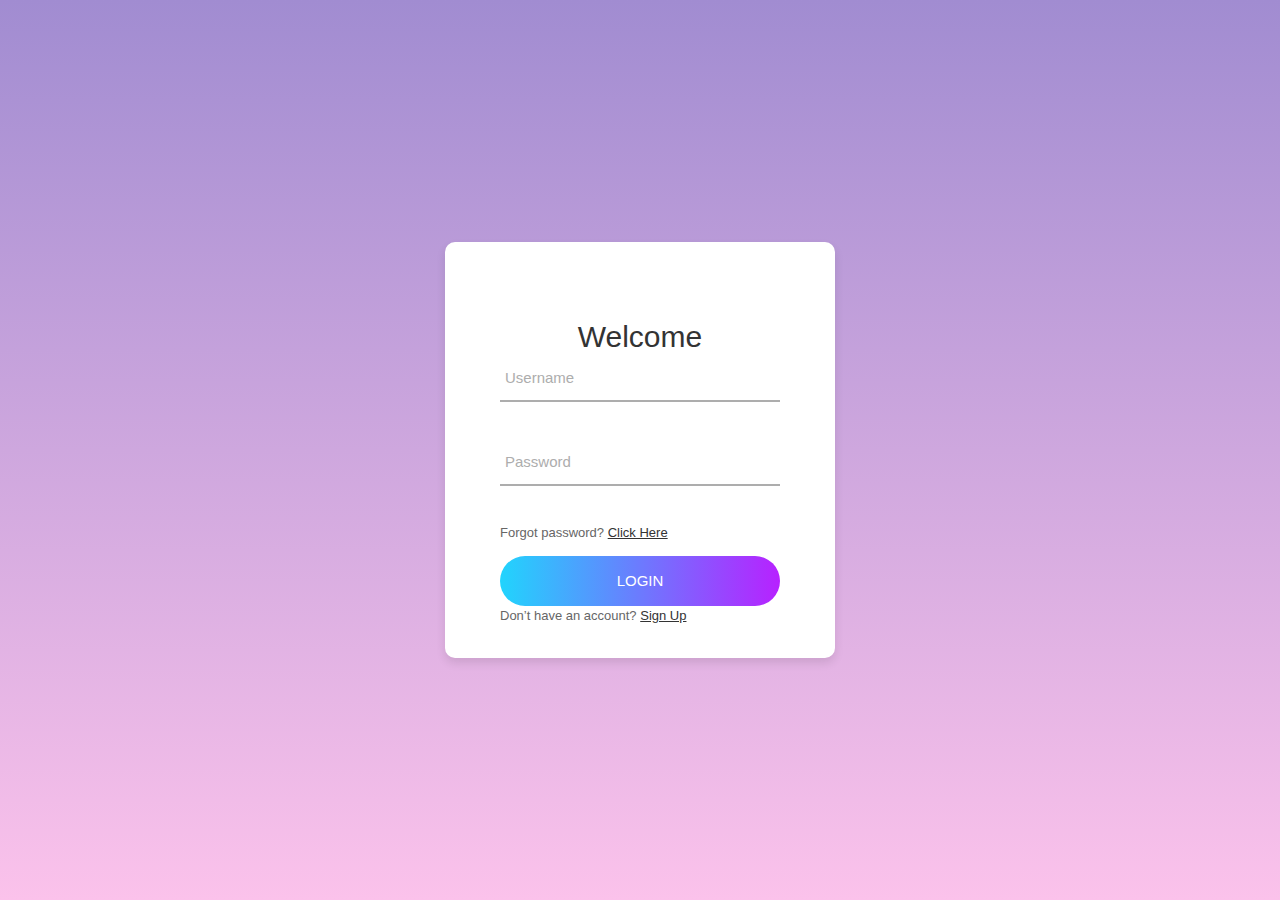
<file: index.html>
<!DOCTYPE html>
<!--
To change this license header, choose License Headers in Project Properties.
To change this template file, choose Tools | Templates
and open the template in the editor.
-->
<html>
    <head>
        <title>Login Page</title>
        <meta charset="UTF-8">
        <meta name="viewport" content="width=device-width, initial-scale=1.0">
        <link rel="stylesheet" type="text/css" href="css/login_css.css">
        <script src="js/login.js"></script>
        <script src="/js/bootstrap.min.js"></script>
    </head>
    <body>

        <div class="limiter">
            <div class="container-login100">
                <div class="wrap-login100">
                    <form class="login100-form validate-form" id="loginForm" onsubmit="redirectLogin(this)" method="GET">
                        <span class="login100-form-title p-b-26">
                            Welcome
                        </span>
                        <span class="login100-form-title p-b-48">
                            <i class="zmdi zmdi-font"></i>
                        </span>

                        <div class="wrap-input100 validate-input">
                            <input class="input100" type="text" name="username" placeholder="Username" required>
                        </div>

                        <div class="wrap-input100 validate-input">
                            <input class="input100" type="password" name="pass" placeholder="Password" required>
                        </div>

                        <div class="text-center p-t-115">
                            <span class="txt1">
                                Forgot password?
                            </span>

                            <a class="txt2" href="#">
                                Click Here
                            </a>
                        </div>
                        
                        <div class="container-login100-form-btn">
                            <div class="wrap-login100-form-btn">
                                <div class="login100-form-bgbtn"></div>
                                <button class="login100-form-btn" >
                                    Login
                                </button>
                            </div>
                        </div>

                        <div class="text-center p-t-115">
                            <span class="txt1">
                                Don’t have an account?
                            </span>

                            <a class="txt2" href="signup.html">
                                Sign Up
                            </a>
                        </div>
                    </form>
                </div>
            </div>
        </div>
    </body>
</html>
</file>
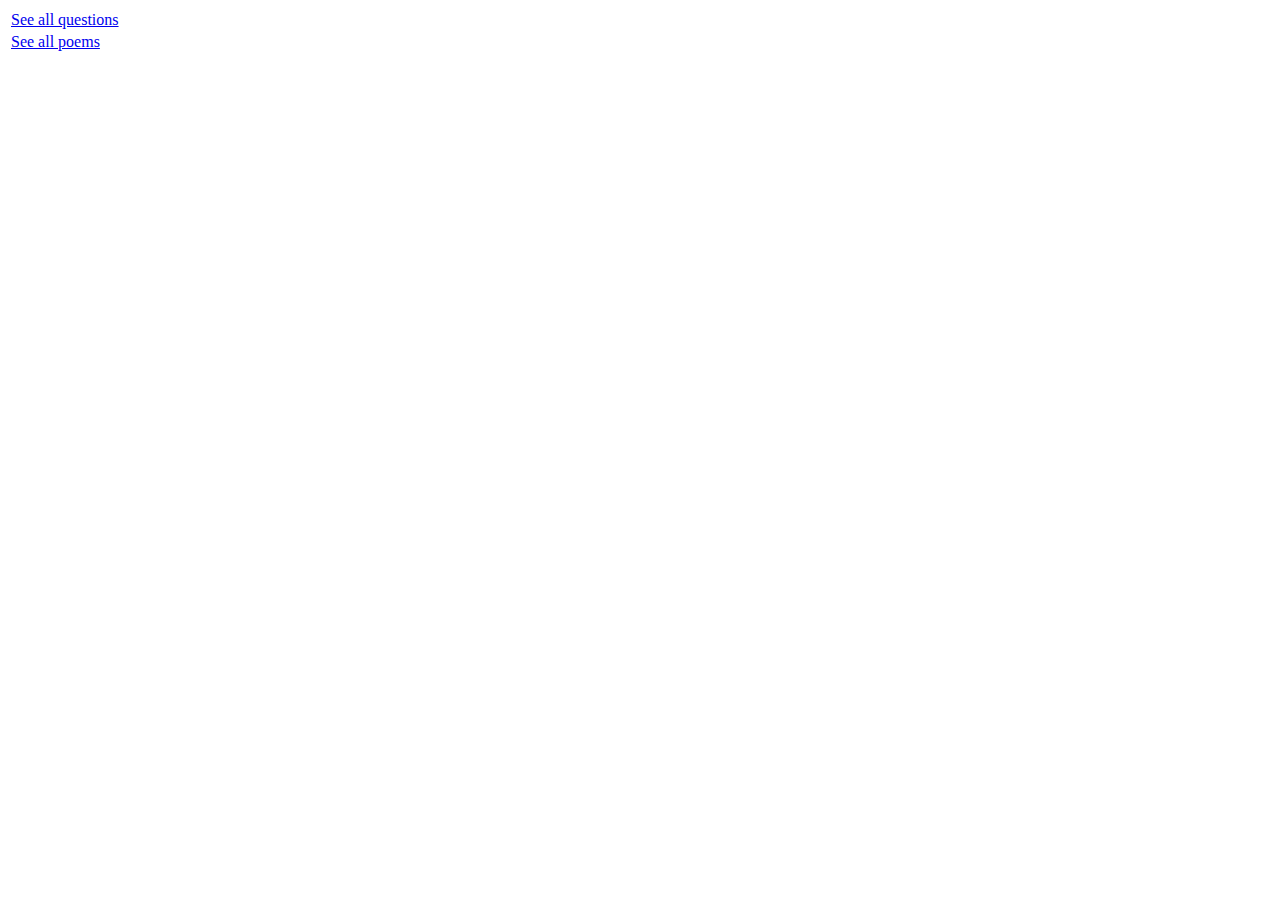
<file: admin_home.html>
<!DOCTYPE html>
<!--
To change this license header, choose License Headers in Project Properties.
To change this template file, choose Tools | Templates
and open the template in the editor.
-->
<html>
    <head>
        <title>Admin_Home</title>
        <meta charset="UTF-8">
        <meta name="viewport" content="width=device-width, initial-scale=1.0">
    </head>
    <body>
        <table>
            <tr>
                <td>
                    <a href="demo_question.html">See all questions</a>
                </td>
            </tr>
            <tr>
                <td>
                    <a href="demo_poem.html">See all poems</a>
                </td>
            </tr>
        </table>
    </body>
</html>
</file>
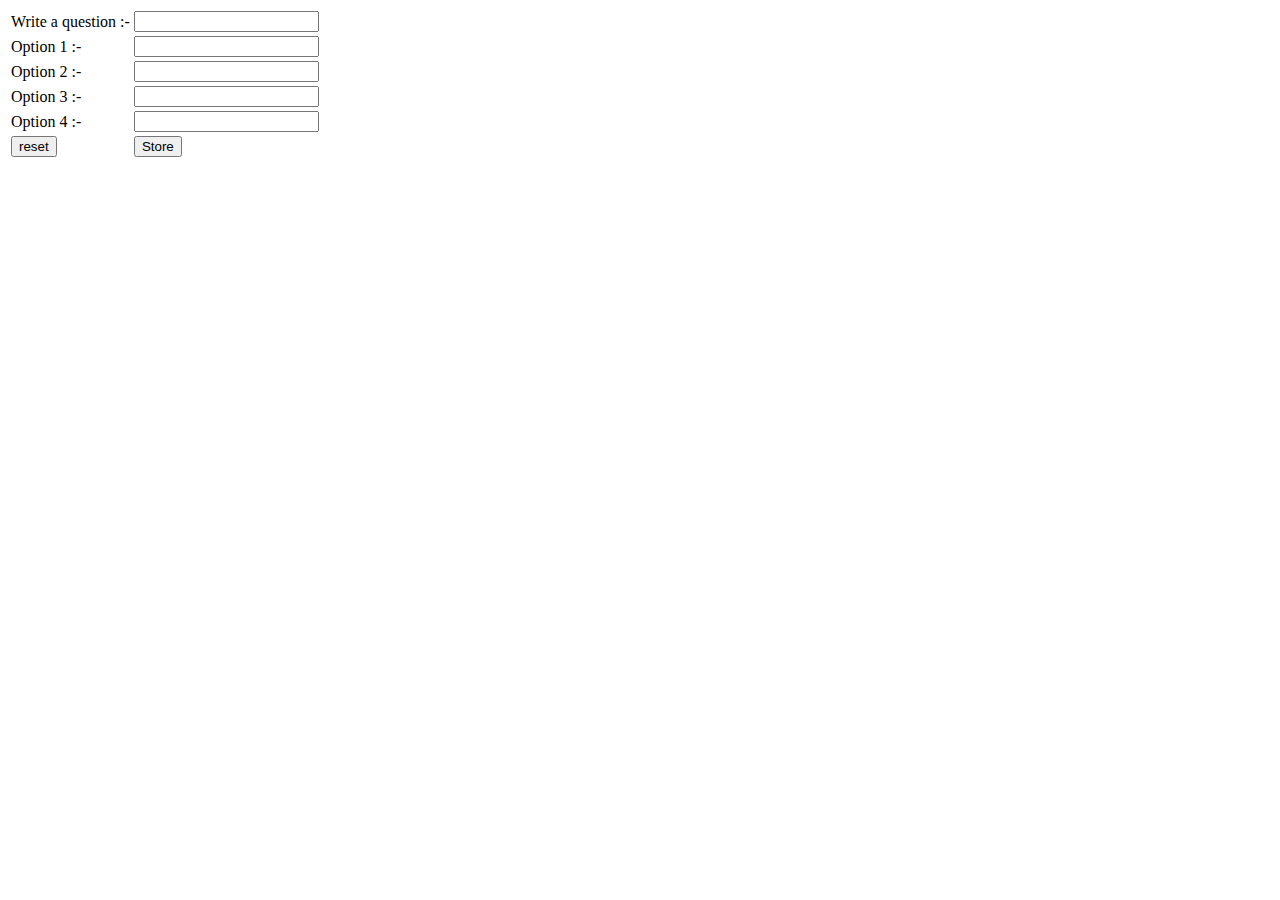
<file: ask.html>
<!DOCTYPE html>
<!--
To change this license header, choose License Headers in Project Properties.
To change this template file, choose Tools | Templates
and open the template in the editor.
-->
<html>
    <head>
        <title>Ask Question</title>
        <meta charset="UTF-8">
        <meta name="viewport" content="width=device-width, initial-scale=1.0">
    </head>
    <body>
        <form action="#" method="POST">
            <table>
                <tr>
                    <td>
                        Write a question :- 
                    </td>
                    <td>
                        <input type="text" name="question">
                    </td>
                </tr>
                <tr>
                    <td>
                        Option 1 :- 
                    </td>
                    <td>
                        <input type="text" name="option1">
                    </td>
                </tr>
                <tr>
                    <td>
                        Option 2 :- 
                    </td>
                    <td>
                        <input type="text" name="option2">
                    </td>
                </tr>
                <tr>
                    <td>
                        Option 3 :- 
                    </td>
                    <td>
                        <input type="text" name="option3">
                    </td>
                </tr>
                <tr>
                    <td>
                        Option 4 :- 
                    </td>
                    <td>
                        <input type="text" name="option4">
                    </td>
                </tr>
                <tr>
                    <td>
                        <input type="reset" value="reset">
                    </td>
                    <td>
                        <input type="submit" value="Store">
                    </td>
                </tr>
            </table>
        </form>
    </body>
</html>
</file>
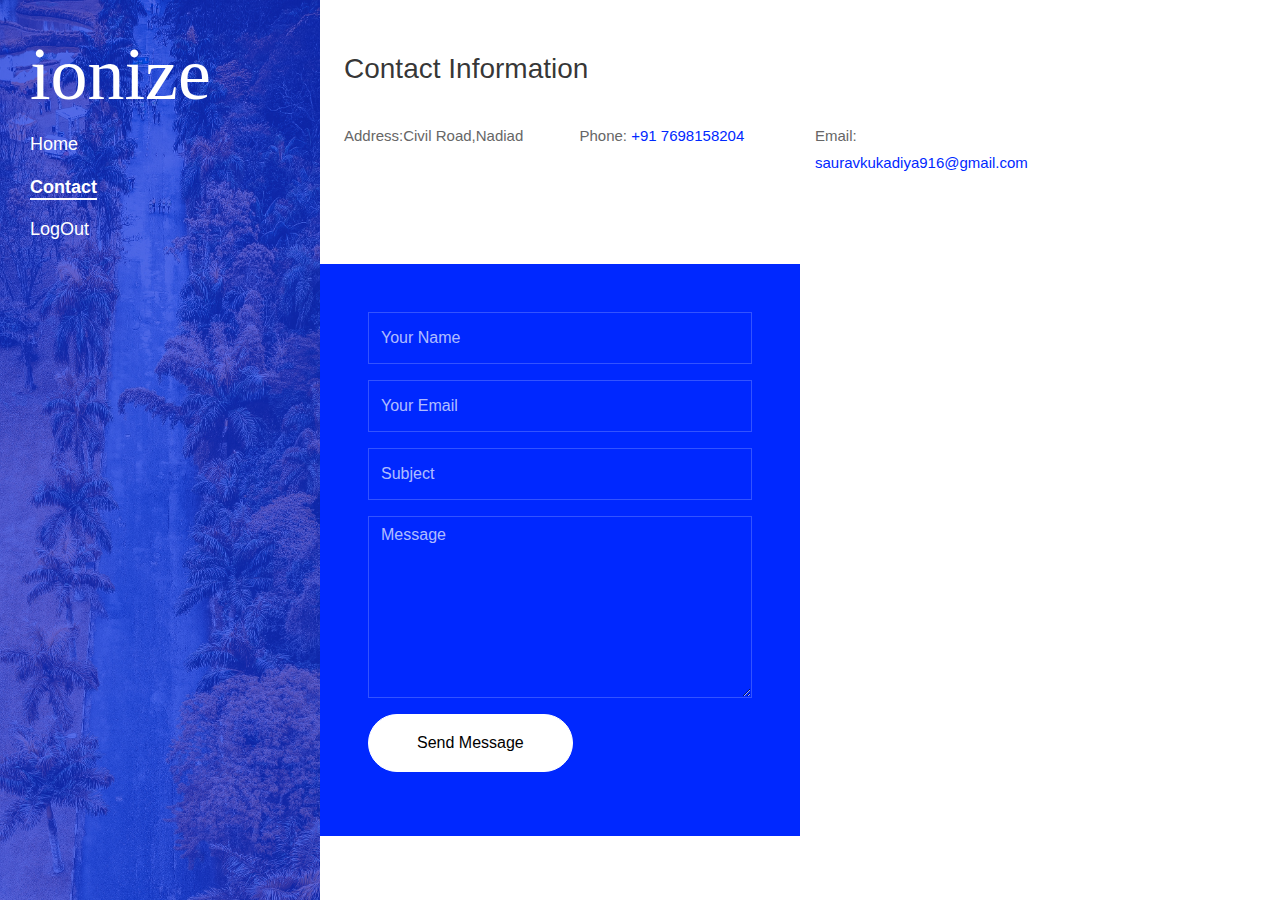
<file: contactPage.html>
<!DOCTYPE html>
<html lang="en">

<head>
	<title>Contact Page</title>
	<meta charset="utf-8">
	<meta name="viewport" content="width=device-width, initial-scale=1, shrink-to-fit=no">

	<link rel="stylesheet" href="css/animate.css">

	<link rel="stylesheet" href="css/owl.carousel.min.css">
	<link rel="stylesheet" href="css/owl.theme.default.min.css">
	<link rel="stylesheet" href="css/magnific-popup.css">

	<link rel="stylesheet" href="css/aos.css">

	<link rel="stylesheet" href="css/ionicons.min.css">

	<link rel="stylesheet" href="css/bootstrap-datepicker.css">
	<link rel="stylesheet" href="css/jquery.timepicker.css">


	<link rel="stylesheet" href="css/flaticon.css">
	<link rel="stylesheet" href="css/icomoon.css">
	<link rel="stylesheet" href="css/style.css">
</head>

<body>

	<div id="colorlib-page">
		<a href="#" class="js-colorlib-nav-toggle colorlib-nav-toggle"><i></i></a>
		<aside id="colorlib-aside" role="complementary" class="js-fullheight img"
			style="background-image: url(images/sidebar-bg.jpg);">
			<h1 id="colorlib-logo" class="mb-4"><a href="index.html">ionize</a></h1>
			<nav id="colorlib-main-menu" role="navigation">
				<ul>
                                    <li><a href="home.html">Home</a></li>
                                    <li class="colorlib-active"><a href="contact.html">Contact</a></li>
                                    <li><a href="#">LogOut</a></li>
				</ul>
			</nav>


		</aside> <!-- END COLORLIB-ASIDE -->
		<div id="colorlib-main">
			<section class="ftco-section ftco-no-pt ftco-no-pb">
				<div class="container px-0">
					<div class="row no-gutters block-9">
						<div class="col-lg-6 order-md-last">
							<form action="#" class="bg-primary p-5 contact-form">
								<div class="form-group">
									<input type="text" class="form-control" placeholder="Your Name">
								</div>
								<div class="form-group">
									<input type="text" class="form-control" placeholder="Your Email">
								</div>
								<div class="form-group">
									<input type="text" class="form-control" placeholder="Subject">
								</div>
								<div class="form-group">
									<textarea name="" id="" cols="30" rows="7" class="form-control"
										placeholder="Message"></textarea>
								</div>
								<div class="form-group">
									<input type="submit" value="Send Message" class="btn btn-white py-3 px-5">
								</div>
							</form>

						</div>


						<div class="row d-flex mb-5 px-4 px-md-4 contact-info mt-5">
							<div class="col-md-12 mb-4">
								<h2 class="h3">Contact Information</h2>
							</div>
							<div class="w-100"></div>
							<div class="col-lg-6 col-xl-3 mb-4">
								<div class="info">
									<p><span>Address:</span>Civil Road,Nadiad</p>
								</div>
							</div>
							<div class="col-lg-6 col-xl-3 mb-4">
								<div class="info">
									<p><span>Phone:</span> <a href="tel://1234567920">+91 7698158204</a></p>
								</div>
							</div>
							<div class="col-lg-6 col-xl-3 mb-4">
								<div class="info">
									<p><span>Email:</span> <a
											href="mailto:sauravkukadiya916@gmail.com">sauravkukadiya916@gmail.com</a>
									</p>
								</div>
							</div>
						</div>
					</div>
			</section>
		</div><!-- END COLORLIB-MAIN -->
	</div><!-- END COLORLIB-PAGE -->

	<!-- loader -->
	<div id="ftco-loader" class="show fullscreen"><svg class="circular" width="48px" height="48px">
			<circle class="path-bg" cx="24" cy="24" r="22" fill="none" stroke-width="4" stroke="#eeeeee" />
			<circle class="path" cx="24" cy="24" r="22" fill="none" stroke-width="4" stroke-miterlimit="10"
				stroke="#F96D00" /></svg></div>


	<script src="js/jquery.min.js"></script>
	<script src="js/jquery-migrate-3.0.1.min.js"></script>
	<script src="js/popper.min.js"></script>
	<script src="js/bootstrap.min.js"></script>
	<script src="js/jquery.easing.1.3.js"></script>
	<script src="js/jquery.waypoints.min.js"></script>
	<script src="js/jquery.stellar.min.js"></script>
	<script src="js/owl.carousel.min.js"></script>
	<script src="js/jquery.magnific-popup.min.js"></script>
	<script src="js/aos.js"></script>
	<script src="js/jquery.animateNumber.min.js"></script>
	<script src="js/scrollax.min.js"></script>
	<script src="js/main.js"></script>

</body>

</html>
</file>
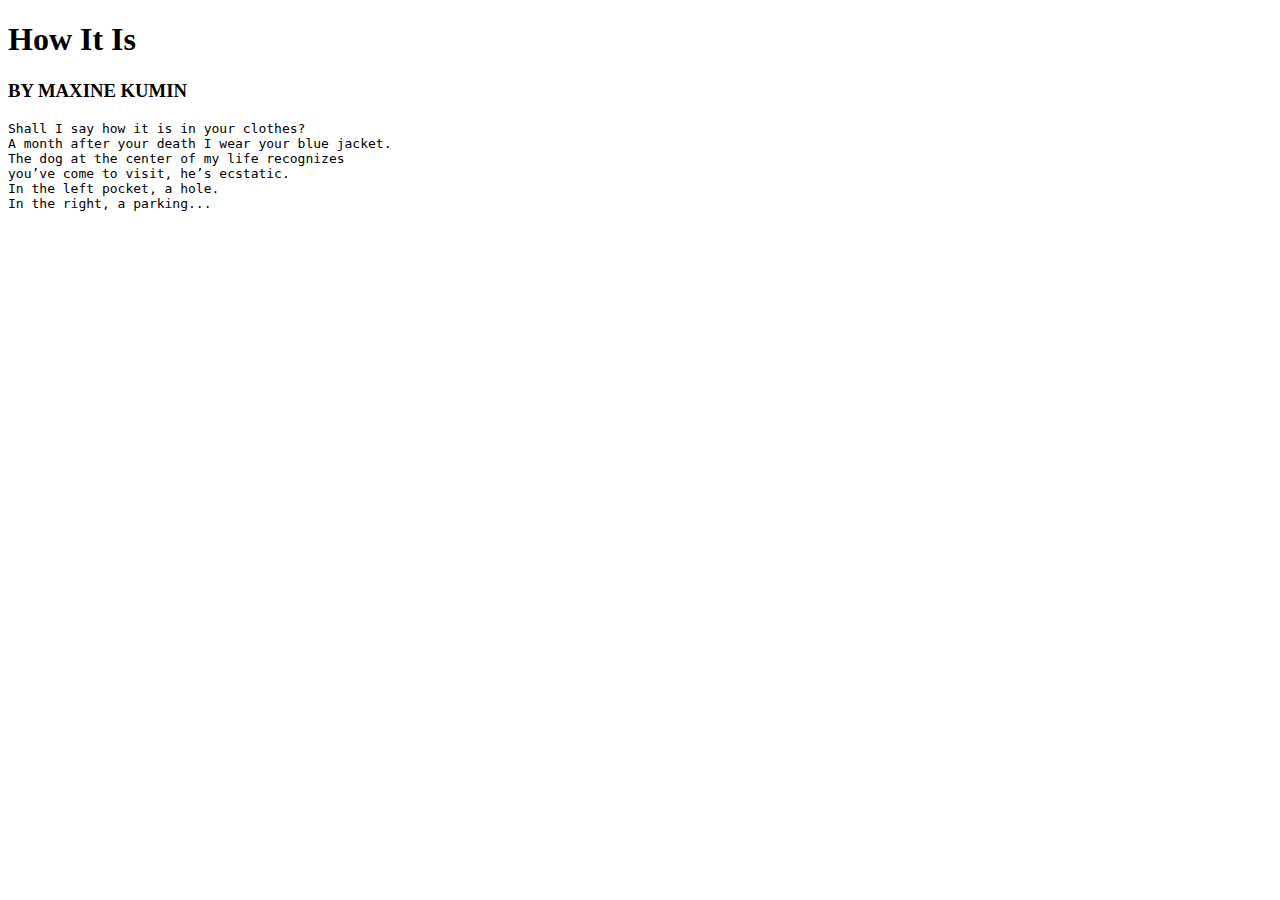
<file: demo_poem.html>
<!DOCTYPE html>
<!--
To change this license header, choose License Headers in Project Properties.
To change this template file, choose Tools | Templates
and open the template in the editor.
-->
<html>
    <head>
        <title>TODO supply a title</title>
        <meta charset="UTF-8">
        <meta name="viewport" content="width=device-width, initial-scale=1.0">
    </head>
    <body>
        <h1>
            How It Is
        </h1>
        <h3>
            BY MAXINE KUMIN
        </h3>
        <pre>
Shall I say how it is in your clothes?
A month after your death I wear your blue jacket.   
The dog at the center of my life recognizes   
you’ve come to visit, he’s ecstatic.
In the left pocket, a hole.
In the right, a parking...
        </pre>
    </body>
</html>
</file>
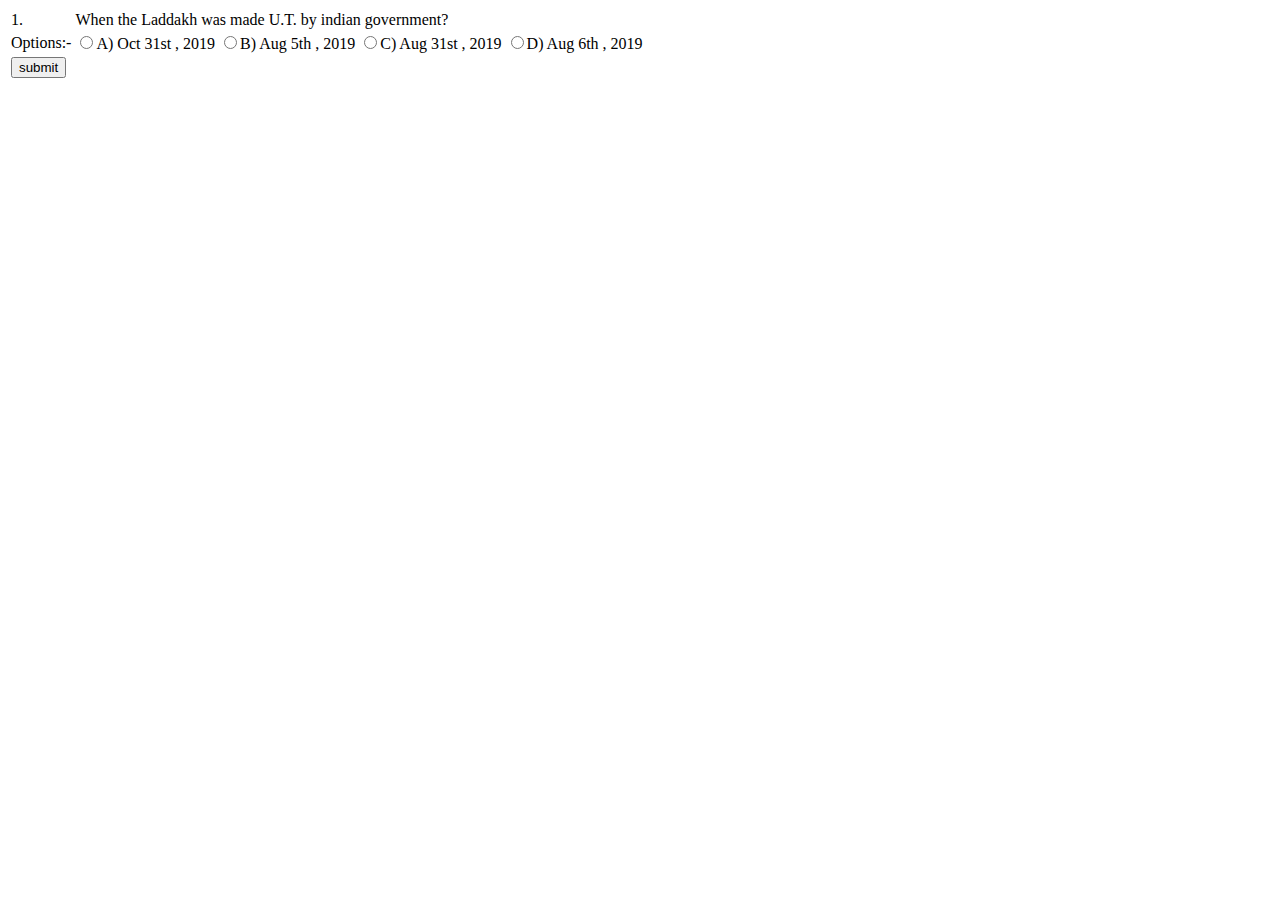
<file: demo_question.html>
<!DOCTYPE html>
<!--
To change this license header, choose License Headers in Project Properties.
To change this template file, choose Tools | Templates
and open the template in the editor.
-->
<html>
    <head>
        <title>Demo Question</title>
        <meta charset="UTF-8">
        <meta name="viewport" content="width=device-width, initial-scale=1.0">
    </head>
    <body>
        <form>
            <table>
                <tr>
                    <td>
                        1.
                    </td>
                    <td colspan="4">
                        When the Laddakh was made U.T. by indian government?
                    </td>
                </tr>
                <tr>
                    <td>
                        Options:-
                    </td>
                    <td>
                        <input type="radio" name="answer">A) Oct 31st , 2019
                    </td>
                    <td>
                        <input type="radio" name="answer">B) Aug 5th , 2019
                    </td>
                    <td>
                        <input type="radio" name="answer">C) Aug 31st , 2019
                    </td>
                    <td>
                        <input type="radio" name="answer">D) Aug 6th , 2019
                    </td>
                </tr>
                <tr>
                    <td colspan="6">
                        <input type="submit" value="submit">
                    </td>
                </tr>
            </table>
        </form>
    </body>
</html>
</file>
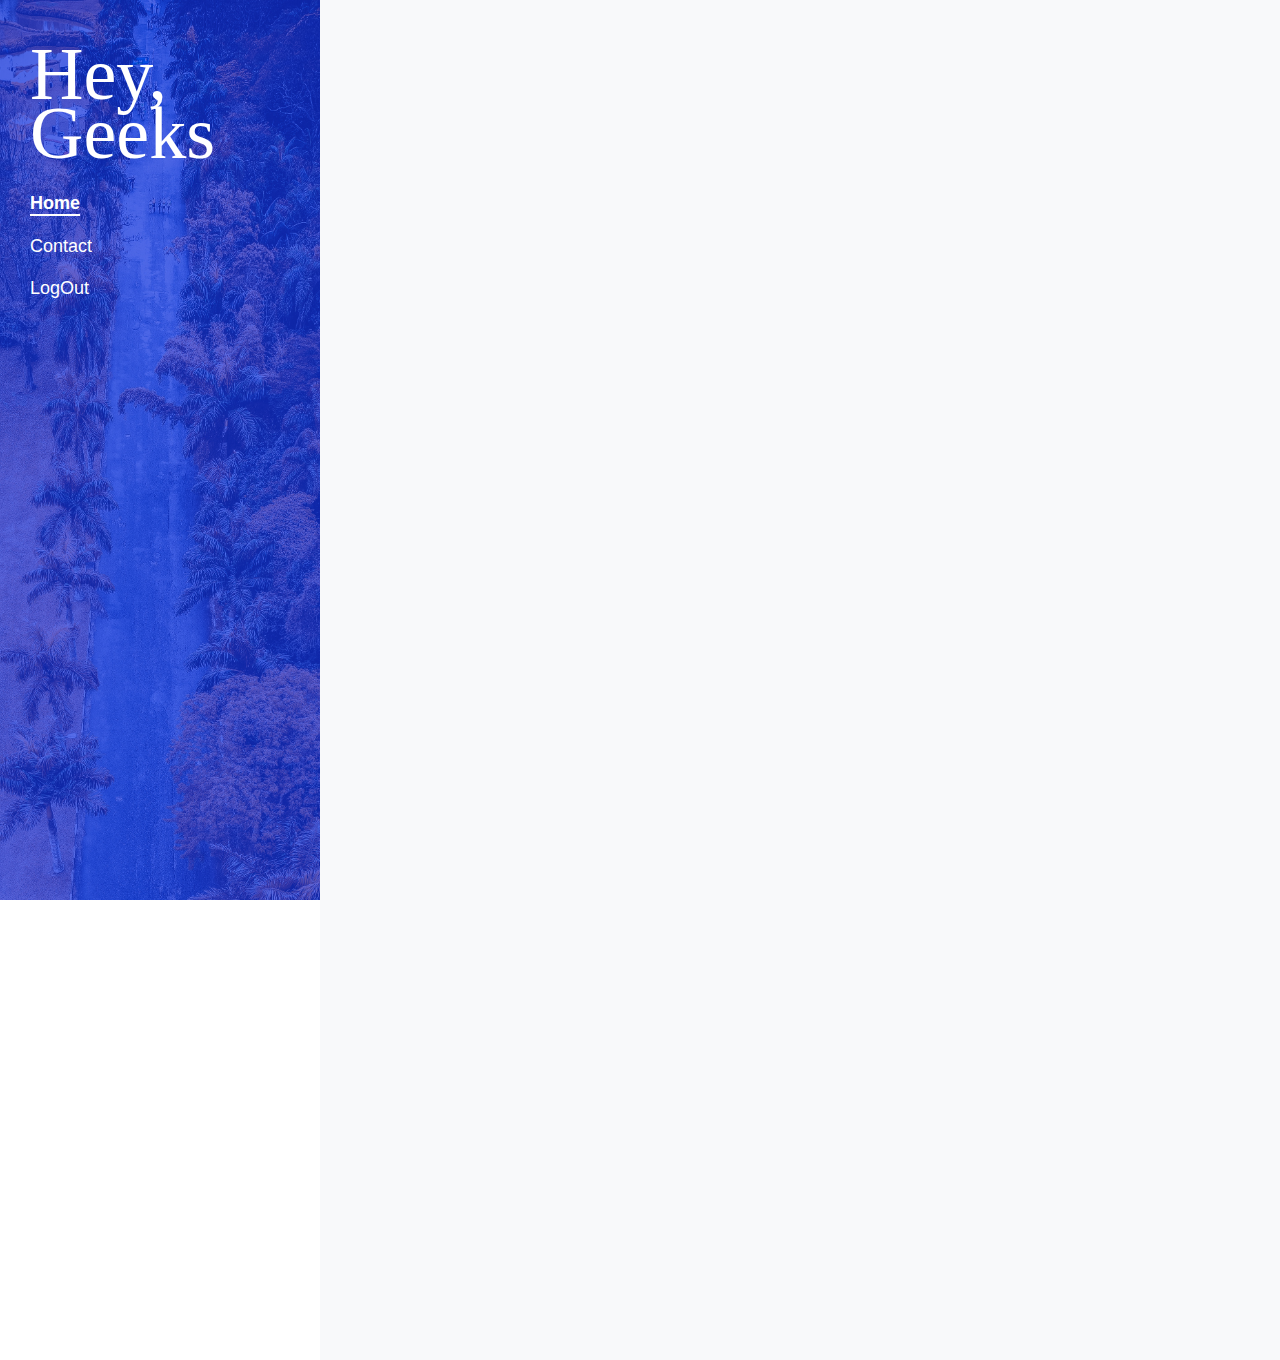
<file: home.html>
<!DOCTYPE html>
<html lang="en">

    <head>
        <title>Home Page</title>
        <meta charset="utf-8">
        <meta name="viewport" content="width=device-width, initial-scale=1, shrink-to-fit=no">

        <link rel="stylesheet" href="css/animate.css">

        <link rel="stylesheet" href="css/owl.carousel.min.css">
        <link rel="stylesheet" href="css/owl.theme.default.min.css">
        <link rel="stylesheet" href="css/magnific-popup.css">

        <link rel="stylesheet" href="css/aos.css">

        <link rel="stylesheet" href="css/ionicons.min.css">

        <link rel="stylesheet" href="css/bootstrap-datepicker.css">
        <link rel="stylesheet" href="css/jquery.timepicker.css">

        <link rel="stylesheet" href="css/flaticon.css">
        <link rel="stylesheet" href="css/icomoon.css">
        <link rel="stylesheet" href="css/style.css">
    </head>

    <body>

        <div id="colorlib-page">
            <a href="#" class="js-colorlib-nav-toggle colorlib-nav-toggle"><i></i></a>
            <aside id="colorlib-aside" role="complementary" class="js-fullheight img"
                   style="background-image: url(images/sidebar-bg.jpg);">
                <h1 id="colorlib-logo" class="mb-4"><a href="index.html">Hey, Geeks</a></h1>
                <nav id="colorlib-main-menu" role="navigation">
                    <ul>
                        <li class="colorlib-active"><a href="index.html">Home</a></li>
                        <li><a href="contactPage.html">Contact</a></li>
                        <li><a href="#">LogOut</a></li>
                    </ul>
                </nav>


            </aside> 
            <div id="colorlib-main">
                <section class="ftco-section ftco-no-pt ftco-no-pb bg-light">
                    <div class="container px-0">
                        <div class="row no-gutters">
                            <div class="col-md-4 d-flex">
                                <div class="blog-entry ftco-animate ">
                                    <div class="carousel-blog owl-carousel">
                                        <div class="item">
                                            <a href="ask.html" class="img"
                                               style="background-image: url(images/img1.jpg);"></a>
                                        </div>
                                    </div>
                                    <div class="text p-4">
                                        <h3 class="mb-2"><a href="ask.html">Ask a question</a></h3>
                                        <p class="mb-4">Ask a question to public.</p>
                                    </div>
                                </div>
                            </div>

                            <div class="col-md-8 d-flex">
                                <div class="row">
                                    <div class="col-md-12">
                                        <div class="blog-entry ftco-animate d-md-flex align-items-center">
                                            <a href="demo_question.html"
                                               class="img img-2 d-flex align-items-center justify-content-center"
                                               style="background-image: url(images/img2.jpg);">

                                            </a>
                                            <div class="text text-2 p-4">
                                                <h3 class="mb-2"><a href="demo_question.html">Answer the questions</a></h3>
                                                <p class="mb-4">Answer the question asked by people.
                                                </p>
                                            </div>
                                        </div>
                                    </div>
                                    <div class="col-md-12">
                                        <div class="blog-entry ftco-animate d-md-flex align-items-center">
                                            <a href="demo_question.html" class="img img-2 order-md-last"
                                               style="background-image: url(images/img3.png);"></a>
                                            <div class="text text-2 text-md-right p-4">
                                                <h3 class="mb-2"><a href="demo_question.html">Start a quiz</a></h3>
                                                <p class="mb-4">Start a quiz and test your knowledge.</p>
                                            </div>
                                        </div>
                                    </div>
                                </div>
                            </div>

                            <div class="col-md-4 d-flex">
                                <div class="blog-entry ftco-animate">
                                    <a href="userprofile.html" class="img"
                                       style="background-image: url(images/img4.png);"></a>
                                    <div class="text p-4">
                                        <h3 class="mb-2"><a href="userprofile.html">Profile</a></h3>
                                        <p class="mb-4">See your profile.</p>
                                    </div>
                                </div>
                            </div>

                            <div class="col-md-8 d-flex">
                                <div class="row">
                                    <div class="col-md-12">
                                        <div class="blog-entry ftco-animate d-md-flex align-items-center">
                                            <a href="Write_Poem.html" class="img img-2"
                                               style="background-image: url(images/img5.jpeg);"></a>
                                            <div class="text text-2 p-4">
                                                <h3 class="mb-2"><a href="Write_Poem.html">Write a poem</a></h3>
                                                <p class="mb-4">Express your feelings with limited lines.</p>
                                            </div>
                                        </div>
                                    </div>
                                    <div class="col-md-12">
                                        <div class="blog-entry ftco-animate d-md-flex align-items-center">
                                            <a href="demo_poem.html" class="img img-2 order-md-last"
                                               style="background-image: url(images/img6.png);"></a>
                                            <div class="text text-2 p-4 text-md-right">
                                                <h3 class="mb-2"><a href="demo_poem.html">Poetry</a></h3>
                                                <p class="mb-4">Feel the lines expressed by people.</p>
                                            </div>
                                        </div>
                                    </div>
                                </div>
                            </div>

                        </div>
                    </div>
                </section>
            </div>
        </div>


        <div id="ftco-loader" class="show fullscreen"><svg class="circular" width="48px" height="48px">
            <circle class="path-bg" cx="24" cy="24" r="22" fill="none" stroke-width="4" stroke="#eeeeee" />
            <circle class="path" cx="24" cy="24" r="22" fill="none" stroke-width="4" stroke-miterlimit="10"
                    stroke="#F96D00" /></svg></div>


        <script src="js/jquery.min.js"></script>
        <script src="js/jquery-migrate-3.0.1.min.js"></script>
        <script src="js/popper.min.js"></script>
        <script src="js/bootstrap.min.js"></script>
        <script src="js/jquery.easing.1.3.js"></script>
        <script src="js/jquery.waypoints.min.js"></script>
        <script src="js/jquery.stellar.min.js"></script>
        <script src="js/owl.carousel.min.js"></script>
        <script src="js/jquery.magnific-popup.min.js"></script>
        <script src="js/aos.js"></script>
        <script src="js/jquery.animateNumber.min.js"></script>
        <script src="js/scrollax.min.js"></script>
        <script src="js/main.js"></script>

    </body>

</html>
</file>
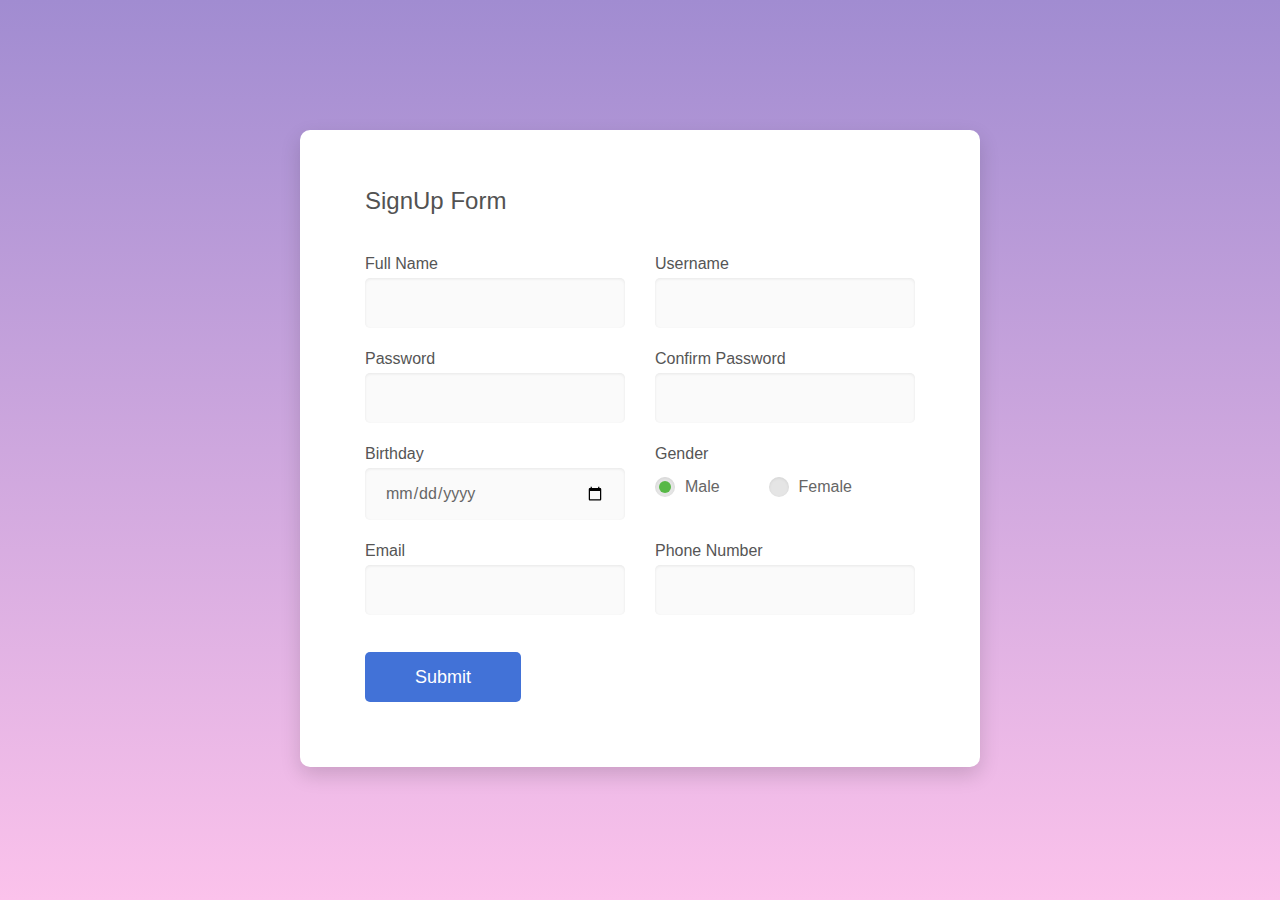
<file: signup.html>
<!DOCTYPE html>
<html>
    <head>
        <script src="js/passwdval.js" ></script>
        <title>
            Registration Form
        </title>
        <link rel="stylesheet" href="css/signin_css.css">
    </head>
    <body>
        <div class="page-wrapper bg-gra-02 p-t-130 p-b-100 font-poppins">
            <div class="wrapper wrapper--w680">
                <div class="card card-4">
                    <div class="card-body">
                        <h2 class="title">SignUp Form</h2>
                        <form id="fm" onsubmit="checkPassword(this)">
                            <div class="row row-space">
                                <div class="col-2">
                                    <div class="input-group">
                                        <label class="label">Full Name</label>
                                        <input class="input--style-4" type="text" name="name" maxlength="30" required autofocus>
                                    </div>
                                </div>
                                <div class="col-2">
                                    <div class="input-group">
                                        <label class="label">Username</label>
                                        <input class="input--style-4" type="text" name="username" minlength="5" maxlength="20" required>
                                    </div>
                                </div>
                            </div>
                            <div class="row row-space">
                                <div class="col-2">
                                    <div class="input-group">
                                        <label class="label">Password</label>
                                        <input class="input--style-4" type="password" name="passwd" maxlength="15" required>
                                    </div>
                                </div>
                                <div class="col-2">
                                    <div class="input-group">
                                        <label class="label">Confirm password</label>
                                        <input class="input--style-4" type="password" name="nwpasswd" maxlength="15" required>
                                    </div>
                                </div>
                            </div>
                            <div class="row row-space">
                                <div class="col-2">
                                    <div class="input-group">
                                        <label class="label">Birthday</label>
                                        <div class="input-group-icon">
                                            <input class="input--style-4" type="date" name="birthday" required>
                                            <i class="zmdi zmdi-calendar-note input-icon js-btn-calendar"></i>
                                        </div>
                                    </div>
                                </div>
                                <div class="col-2">
                                    <div class="input-group">
                                        <label class="label">Gender</label>
                                        <div class="p-t-10">
                                            <label class="radio-container m-r-45">Male
                                                <input type="radio" checked="checked" name="gender" required>
                                                <span class="checkmark"></span>
                                            </label>
                                            <label class="radio-container">Female
                                                <input type="radio" name="gender">
                                                <span class="checkmark"></span>
                                            </label>
                                        </div>
                                    </div>
                                </div>
                            </div>
                            <div class="row row-space">
                                <div class="col-2">
                                    <div class="input-group">
                                        <label class="label">Email</label>
                                        <input class="input--style-4" type="email" name="email" required>
                                    </div>
                                </div>
                                <div class="col-2">
                                    <div class="input-group">
                                        <label class="label">Phone Number</label>
                                        <input class="input--style-4" type="text" name="phone" required>
                                    </div>
                                </div>
                            </div>
                            <div class="p-t-15">
                                <button class="btn btn--radius-2 btn--blue" type="submit">Submit</button>
                            </div>
                        </form>
                    </div>
                </div>
            </div>
        </div>  
    </body>
</html>
</file>
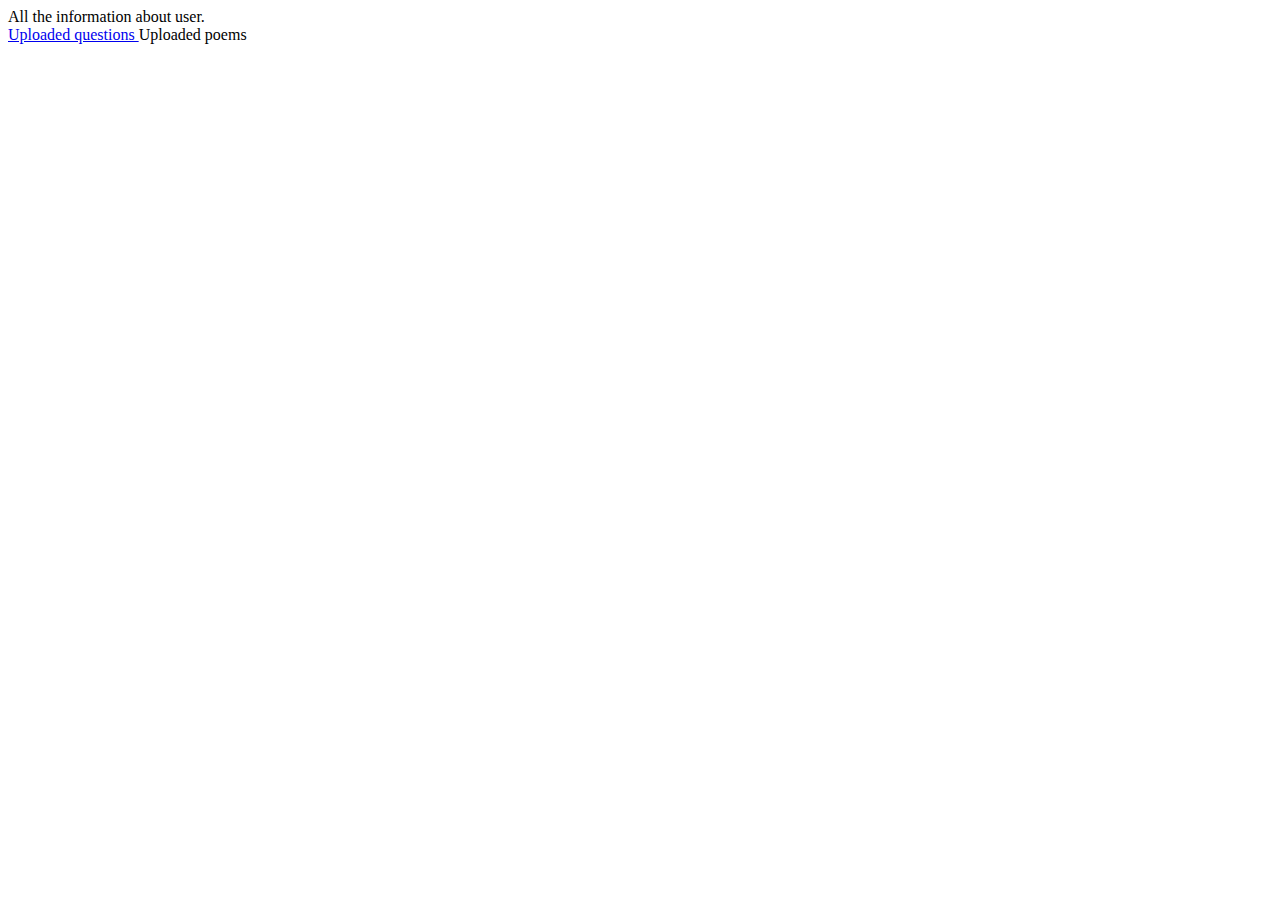
<file: userprofile.html>
<!DOCTYPE html>
<!--
To change this license header, choose License Headers in Project Properties.
To change this template file, choose Tools | Templates
and open the template in the editor.
-->
<html>
    <head>
        <title>Profile</title>
        <meta charset="UTF-8">
        <meta name="viewport" content="width=device-width, initial-scale=1.0">
    </head>
    <body>
        <div>All the information about user.</div>
        <a href="#">
            Uploaded questions
        </a>
        <a>
            Uploaded poems
        </a>
    </body>
</html>
</file>
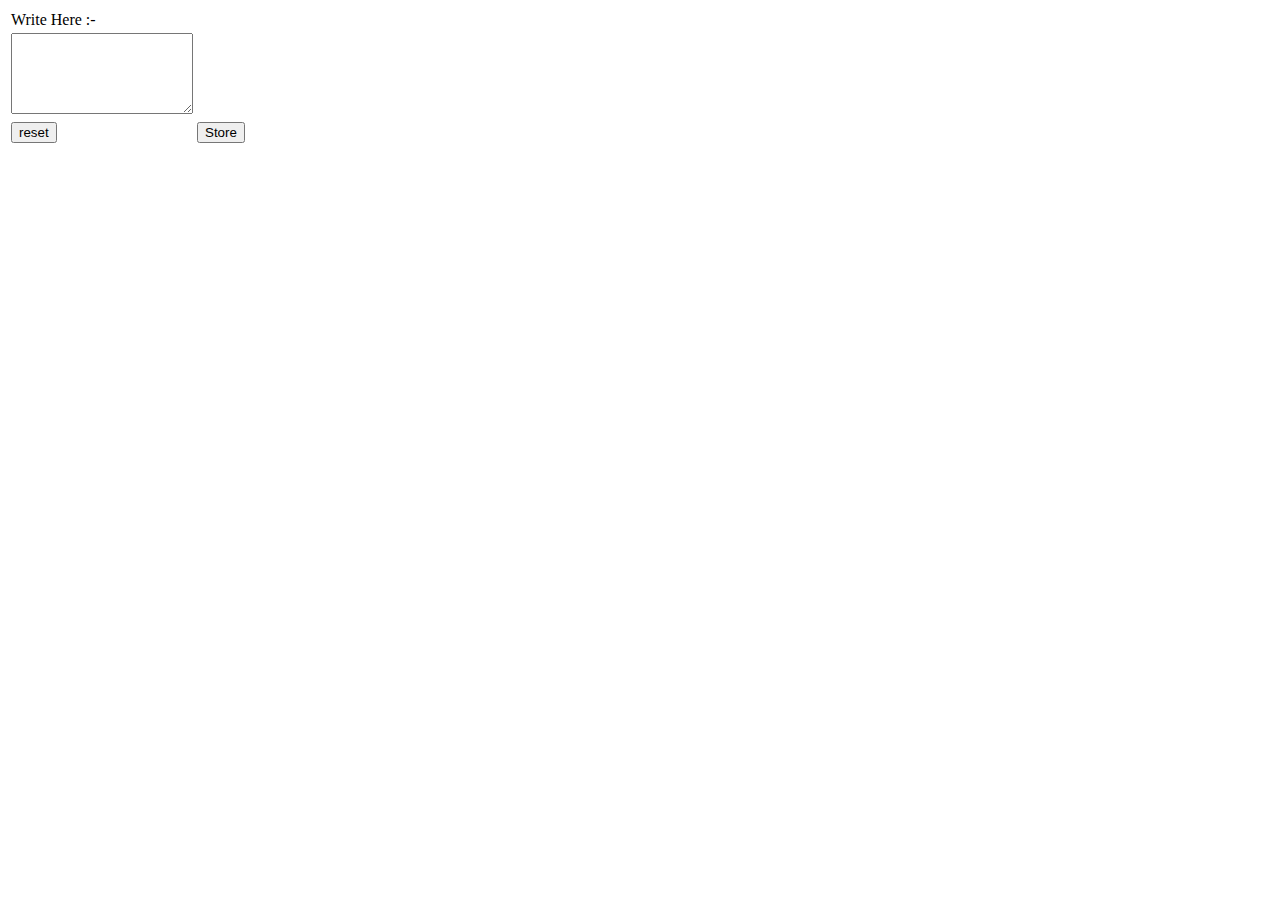
<file: Write_Poem.html>
<!DOCTYPE html>
<!--
To change this license header, choose License Headers in Project Properties.
To change this template file, choose Tools | Templates
and open the template in the editor.
-->
<html>
    <head>
        <title>Poem</title>
        <meta charset="UTF-8">
        <meta name="viewport" content="width=device-width, initial-scale=1.0">
    </head>
    <body>
        <form action="home.html">
            <table>
                <tr>
                    <td>
                        Write Here :- 
                    </td>
                </tr>
                <tr>
                    <td>
                        <textarea name="poem" rows="5" cols="20" scroll="auto"></textarea>
                    </td>
                </tr>
                <tr>
                    <td>
                        <input type="reset" value="reset">
                    </td>
                    <td>
                        <input type="submit" value="Store">
                    </td>
                </tr>
            </table>
        </form>
    </body>
</html>
</file>
<file: css/login_css.css>
/*//////////////////////////////////////////////////////////////////
[ RESTYLE TAG ]*/

* {
    margin: 0px; 
    padding: 0px; 
    box-sizing: border-box;
}

body, html {
    height: 100%;
    font-family: Poppins-Regular, sans-serif;
}

/*---------------------------------------------*/
a {
    font-family: sans-serif;
    font-size: 14px;
    line-height: 1.7;
    color: #666666;
    margin: 0px;
    transition: all 0.4s;
    -webkit-transition: all 0.4s;
    -o-transition: all 0.4s;
    -moz-transition: all 0.4s;
}

a:focus {
    outline: none !important;
}

a:hover {
    text-decoration: none;
    color: #6a7dfe;
    background: -webkit-gradient(linear, left bottom, left top, from(#fbc2eb), to(#a18cd1));
    background: -webkit-linear-gradient(bottom, #fbc2eb 0%, #a18cd1 100%);
    background: -moz-linear-gradient(bottom, #fbc2eb 0%, #a18cd1 100%);
    background: -o-linear-gradient(bottom, #fbc2eb 0%, #a18cd1 100%);
    background: linear-gradient(to top, #fbc2eb 0%, #a18cd1 100%);
}

/*---------------------------------------------*/
h1,h2,h3,h4,h5,h6 {
    margin: 0px;
}

p {
    font-family: sans-serif;
    font-size: 14px;
    line-height: 1.7;
    color: #666666;
    margin: 0px;
}

ul, li {
    margin: 0px;
    list-style-type: none;
}


/*---------------------------------------------*/
input {
    outline: none;
    border: none;
}

textarea {
    outline: none;
    border: none;
}

textarea:focus, input:focus {
    border-color: transparent !important;
}

input:focus::-webkit-input-placeholder { color:transparent; }
input:focus:-moz-placeholder { color:transparent; }
input:focus::-moz-placeholder { color:transparent; }
input:focus:-ms-input-placeholder { color:transparent; }

textarea:focus::-webkit-input-placeholder { color:transparent; }
textarea:focus:-moz-placeholder { color:transparent; }
textarea:focus::-moz-placeholder { color:transparent; }
textarea:focus:-ms-input-placeholder { color:transparent; }

input::-webkit-input-placeholder { color: #adadad;}
input:-moz-placeholder { color: #adadad;}
input::-moz-placeholder { color: #adadad;}
input:-ms-input-placeholder { color: #adadad;}

textarea::-webkit-input-placeholder { color: #adadad;}
textarea:-moz-placeholder { color: #adadad;}
textarea::-moz-placeholder { color: #adadad;}
textarea:-ms-input-placeholder { color: #adadad;}

/*---------------------------------------------*/
button {
    outline: none !important;
    border: none;
    background: transparent;
}

button:hover {
    cursor: pointer;
}

iframe {
    border: none !important;
}


/*//////////////////////////////////////////////////////////////////
[ Utility ]*/
.txt1 {
    font-family: sans-serif;
    font-size: 13px;
    color: #666666;
    line-height: 1.5;
}

.txt2 {
    font-family: sans-serif;
    font-size: 13px;
    color: #333333;
    line-height: 1.5;
}

/*//////////////////////////////////////////////////////////////////
[ login ]*/

.limiter {
    width: 100%;
    margin: 0 auto;
}

.container-login100 {
    width: 100%;  
    min-height: 100vh;
    display: -webkit-box;
    display: -webkit-flex;
    display: -moz-box;
    display: -ms-flexbox;
    display: flex;
    flex-wrap: wrap;
    justify-content: center;
    align-items: center;
    padding: 15px; 
    background: -webkit-gradient(linear, left bottom, left top, from(#fbc2eb), to(#a18cd1));
    background: -webkit-linear-gradient(bottom, #fbc2eb 0%, #a18cd1 100%);
    background: -moz-linear-gradient(bottom, #fbc2eb 0%, #a18cd1 100%);
    background: -o-linear-gradient(bottom, #fbc2eb 0%, #a18cd1 100%);
    background: linear-gradient(to top, #fbc2eb 0%, #a18cd1 100%);
}

.wrap-login100 {
    width: 390px;
    background: #fff;
    border-radius: 10px;
    overflow: hidden;
    padding: 77px 55px 33px 55px;

    box-shadow: 0 5px 10px 0px rgba(0, 0, 0, 0.1);
    -moz-box-shadow: 0 5px 10px 0px rgba(0, 0, 0, 0.1);
    -webkit-box-shadow: 0 5px 10px 0px rgba(0, 0, 0, 0.1);
    -o-box-shadow: 0 5px 10px 0px rgba(0, 0, 0, 0.1);
    -ms-box-shadow: 0 5px 10px 0px rgba(0, 0, 0, 0.1);
}


/*------------------------------------------------------------------
[ Form ]*/

.login100-form {
    width: 100%;
}

.login100-form-title {
    display: block;
    font-family: sans-serif;
    font-size: 30px;
    color: #333333;
    line-height: 1.2;
    text-align: center;
}
.login100-form-title i {
    font-size: 60px;
}

/*------------------------------------------------------------------
[ Input ]*/

.wrap-input100 {
    width: 100%;
    position: relative;
    border-bottom: 2px solid #adadad;
    margin-bottom: 37px;
}

.input100 {
    font-family: sans-serif;
    font-size: 15px;
    color: #555555;
    line-height: 1.2;

    display: block;
    width: 100%;
    height: 45px;
    background: transparent;
    padding: 0 5px;
}

/*---------------------------------------------*/ 
.focus-input100 {
    position: absolute;
    display: block;
    width: 100%;
    height: 100%;
    top: 0;
    left: 0;
    pointer-events: none;
}

.focus-input100::before {
    content: "";
    display: block;
    position: absolute;
    bottom: -2px;
    left: 0;
    width: 0;
    height: 2px;

    -webkit-transition: all 0.4s;
    -o-transition: all 0.4s;
    -moz-transition: all 0.4s;
    transition: all 0.4s;

    background: #6a7dfe;
    background: -webkit-linear-gradient(left, #21d4fd, #b721ff);
    background: -o-linear-gradient(left, #21d4fd, #b721ff);
    background: -moz-linear-gradient(left, #21d4fd, #b721ff);
    background: linear-gradient(left, #21d4fd, #b721ff);
}

.focus-input100::after {
    font-family: sans-serif;
    font-size: 15px;
    color: #999999;
    line-height: 1.2;

    content: attr(data-placeholder);
    display: block;
    width: 100%;
    position: absolute;
    top: 16px;
    left: 0px;
    padding-left: 5px;

    -webkit-transition: all 0.4s;
    -o-transition: all 0.4s;
    -moz-transition: all 0.4s;
    transition: all 0.4s;
}

.input100:focus + .focus-input100::after {
    top: -15px;
}

.input100:focus + .focus-input100::before {
    width: 100%;
}

.has-val.input100 + .focus-input100::after {
    top: -15px;
}

.has-val.input100 + .focus-input100::before {
    width: 100%;
}

/*---------------------------------------------*/
.btn-show-pass {
    font-size: 15px;
    color: #999999;

    display: -webkit-box;
    display: -webkit-flex;
    display: -moz-box;
    display: -ms-flexbox;
    display: flex;
    align-items: center;
    position: absolute;
    height: 100%;
    top: 0;
    right: 0;
    padding-right: 5px;
    cursor: pointer;
    -webkit-transition: all 0.4s;
    -o-transition: all 0.4s;
    -moz-transition: all 0.4s;
    transition: all 0.4s;
}

.btn-show-pass:hover {
    color: #6a7dfe;
    color: -webkit-linear-gradient(left, #21d4fd, #b721ff);
    color: -o-linear-gradient(left, #21d4fd, #b721ff);
    color: -moz-linear-gradient(left, #21d4fd, #b721ff);
    color: linear-gradient(left, #21d4fd, #b721ff);
}

.btn-show-pass.active {
    color: #6a7dfe;
    color: -webkit-linear-gradient(left, #21d4fd, #b721ff);
    color: -o-linear-gradient(left, #21d4fd, #b721ff);
    color: -moz-linear-gradient(left, #21d4fd, #b721ff);
    color: linear-gradient(left, #21d4fd, #b721ff);
}



/*------------------------------------------------------------------
[ Button ]*/
.container-login100-form-btn {
    display: -webkit-box;
    display: -webkit-flex;
    display: -moz-box;
    display: -ms-flexbox;
    display: flex;
    flex-wrap: wrap;
    justify-content: center;
    padding-top: 13px;
}

.wrap-login100-form-btn {
    width: 100%;
    display: block;
    position: relative;
    z-index: 1;
    border-radius: 25px;
    overflow: hidden;
    margin: 0 auto;
}

.login100-form-bgbtn {
    position: absolute;
    z-index: -1;
    width: 300%;
    height: 100%;
    background: #a64bf4;
    background: -webkit-linear-gradient(right, #21d4fd, #b721ff, #21d4fd, #b721ff);
    background: -o-linear-gradient(right, #21d4fd, #b721ff, #21d4fd, #b721ff);
    background: -moz-linear-gradient(right, #21d4fd, #b721ff, #21d4fd, #b721ff);
    background: linear-gradient(right, #21d4fd, #b721ff, #21d4fd, #b721ff);
    top: 0;
    left: -100%;

    -webkit-transition: all 0.4s;
    -o-transition: all 0.4s;
    -moz-transition: all 0.4s;
    transition: all 0.4s;
}

.login100-form-btn {
    font-family: sans-serif;
    font-size: 15px;
    color: #fff;
    line-height: 1.2;
    text-transform: uppercase;

    display: -webkit-box;
    display: -webkit-flex;
    display: -moz-box;
    display: -ms-flexbox;
    display: flex;
    justify-content: center;
    align-items: center;
    padding: 0 20px;
    width: 100%;
    height: 50px;
}

.wrap-login100-form-btn:hover .login100-form-bgbtn {
    left: 0;
}


/*------------------------------------------------------------------
[ Responsive ]*/

@media (max-width: 576px) {
    .wrap-login100 {
        padding: 77px 15px 33px 15px;
    }
}



/*------------------------------------------------------------------
[ Alert validate ]*/

.validate-input {
    position: relative;
}

.alert-validate::before {
    content: attr(data-validate);
    position: absolute;
    max-width: 70%;
    background-color: #fff;
    border: 1px solid #c80000;
    border-radius: 2px;
    padding: 4px 25px 4px 10px;
    top: 50%;
    -webkit-transform: translateY(-50%);
    -moz-transform: translateY(-50%);
    -ms-transform: translateY(-50%);
    -o-transform: translateY(-50%);
    transform: translateY(-50%);
    right: 0px;
    pointer-events: none;

    font-family: sans-serif;
    color: #c80000;
    font-size: 13px;
    line-height: 1.4;
    text-align: left;

    visibility: hidden;
    opacity: 0;

    -webkit-transition: opacity 0.4s;
    -o-transition: opacity 0.4s;
    -moz-transition: opacity 0.4s;
    transition: opacity 0.4s;
}

.alert-validate::after {
    content: "\f06a";
    font-family: sans-serif;
    font-size: 16px;
    color: #c80000;

    display: block;
    position: absolute;
    background-color: #fff;
    top: 50%;
    -webkit-transform: translateY(-50%);
    -moz-transform: translateY(-50%);
    -ms-transform: translateY(-50%);
    -o-transform: translateY(-50%);
    transform: translateY(-50%);
    right: 5px;
}

.alert-validate:hover:before {
    visibility: visible;
    opacity: 1;
}

@media (max-width: 992px) {
    .alert-validate::before {
        visibility: visible;
        opacity: 1;
    }
}
</file>
<file: css/flaticon.css>
/*
  	Flaticon icon font: Flaticon
  	Creation date: 12/12/2018 14:43
  	*/


@font-face {
  font-family: "Flaticon";
  src: url("../fonts/flaticon/font/Flaticon.eot");
  src: url("../fonts/flaticon/font/Flaticon.eot?#iefix") format("embedded-opentype"),
       url("../fonts/flaticon/font/Flaticon.woff") format("woff"),
       url("../fonts/flaticon/font/Flaticon.ttf") format("truetype"),
       url("../fonts/flaticon/font/Flaticon.svg#Flaticon") format("svg");
  font-weight: normal;
  font-style: normal;
}

@media screen and (-webkit-min-device-pixel-ratio:0) {
  @font-face {
    font-family: "Flaticon";
    src: url("../fonts/flaticon/font/Flaticon.svg#Flaticon") format("svg");
  }
}

[class^="flaticon-"]:before, [class*=" flaticon-"]:before,
[class^="flaticon-"]:after, [class*=" flaticon-"]:after {   
  font-family: Flaticon;
  font-style: normal;
  font-weight: normal;
  font-variant: normal;
  text-transform: none;
  line-height: 1;

  /* Better Font Rendering =========== */
  -webkit-font-smoothing: antialiased;
  -moz-osx-font-smoothing: grayscale;
}

.flaticon-printing-photo:before { content: "\f100"; }
.flaticon-focusing-target:before { content: "\f101"; }
.flaticon-camera:before { content: "\f102"; }
.flaticon-polaroid-pictures:before { content: "\f103"; }
.flaticon-big-lens:before { content: "\f104"; }
.flaticon-film:before { content: "\f105"; }
</file>
<file: css/icomoon.css>
@font-face {
  font-family: 'icomoon';
  src:  url('../fonts/icomoon/icomoon.eot?6tt51o');
  src:  url('../fonts/icomoon/icomoon.eot?6tt51o#iefix') format('embedded-opentype'),
    url('../fonts/icomoon/icomoon.ttf?6tt51o') format('truetype'),
    url('../fonts/icomoon/icomoon.woff?6tt51o') format('woff'),
    url('../fonts/icomoon/icomoon.svg?6tt51o#icomoon') format('svg');
  font-weight: normal;
  font-style: normal;
}

[class^="icon-"], [class*=" icon-"] {
  /* use !important to prevent issues with browser extensions that change fonts */
  font-family: 'icomoon' !important;
  speak: none;
  font-style: normal;
  font-weight: normal;
  font-variant: normal;
  text-transform: none;
  line-height: 1;

  /* Better Font Rendering =========== */
  -webkit-font-smoothing: antialiased;
  -moz-osx-font-smoothing: grayscale;
}

.icon-asterisk:before {
  content: "\f069";
}
.icon-plus:before {
  content: "\f067";
}
.icon-question:before {
  content: "\f128";
}
.icon-minus:before {
  content: "\f068";
}
.icon-glass:before {
  content: "\f000";
}
.icon-music:before {
  content: "\f001";
}
.icon-search:before {
  content: "\f002";
}
.icon-envelope-o:before {
  content: "\f003";
}
.icon-heart:before {
  content: "\f004";
}
.icon-star:before {
  content: "\f005";
}
.icon-star-o:before {
  content: "\f006";
}
.icon-user:before {
  content: "\f007";
}
.icon-film:before {
  content: "\f008";
}
.icon-th-large:before {
  content: "\f009";
}
.icon-th:before {
  content: "\f00a";
}
.icon-th-list:before {
  content: "\f00b";
}
.icon-check:before {
  content: "\f00c";
}
.icon-close:before {
  content: "\f00d";
}
.icon-remove:before {
  content: "\f00d";
}
.icon-times:before {
  content: "\f00d";
}
.icon-search-plus:before {
  content: "\f00e";
}
.icon-search-minus:before {
  content: "\f010";
}
.icon-power-off:before {
  content: "\f011";
}
.icon-signal:before {
  content: "\f012";
}
.icon-cog:before {
  content: "\f013";
}
.icon-gear:before {
  content: "\f013";
}
.icon-trash-o:before {
  content: "\f014";
}
.icon-home:before {
  content: "\f015";
}
.icon-file-o:before {
  content: "\f016";
}
.icon-clock-o:before {
  content: "\f017";
}
.icon-road:before {
  content: "\f018";
}
.icon-download:before {
  content: "\f019";
}
.icon-arrow-circle-o-down:before {
  content: "\f01a";
}
.icon-arrow-circle-o-up:before {
  content: "\f01b";
}
.icon-inbox:before {
  content: "\f01c";
}
.icon-play-circle-o:before {
  content: "\f01d";
}
.icon-repeat:before {
  content: "\f01e";
}
.icon-rotate-right:before {
  content: "\f01e";
}
.icon-refresh:before {
  content: "\f021";
}
.icon-list-alt:before {
  content: "\f022";
}
.icon-lock:before {
  content: "\f023";
}
.icon-flag:before {
  content: "\f024";
}
.icon-headphones:before {
  content: "\f025";
}
.icon-volume-off:before {
  content: "\f026";
}
.icon-volume-down:before {
  content: "\f027";
}
.icon-volume-up:before {
  content: "\f028";
}
.icon-qrcode:before {
  content: "\f029";
}
.icon-barcode:before {
  content: "\f02a";
}
.icon-tag:before {
  content: "\f02b";
}
.icon-tags:before {
  content: "\f02c";
}
.icon-book:before {
  content: "\f02d";
}
.icon-bookmark:before {
  content: "\f02e";
}
.icon-print:before {
  content: "\f02f";
}
.icon-camera:before {
  content: "\f030";
}
.icon-font:before {
  content: "\f031";
}
.icon-bold:before {
  content: "\f032";
}
.icon-italic:before {
  content: "\f033";
}
.icon-text-height:before {
  content: "\f034";
}
.icon-text-width:before {
  content: "\f035";
}
.icon-align-left:before {
  content: "\f036";
}
.icon-align-center:before {
  content: "\f037";
}
.icon-align-right:before {
  content: "\f038";
}
.icon-align-justify:before {
  content: "\f039";
}
.icon-list:before {
  content: "\f03a";
}
.icon-dedent:before {
  content: "\f03b";
}
.icon-outdent:before {
  content: "\f03b";
}
.icon-indent:before {
  content: "\f03c";
}
.icon-video-camera:before {
  content: "\f03d";
}
.icon-image:before {
  content: "\f03e";
}
.icon-photo:before {
  content: "\f03e";
}
.icon-picture-o:before {
  content: "\f03e";
}
.icon-pencil:before {
  content: "\f040";
}
.icon-map-marker:before {
  content: "\f041";
}
.icon-adjust:before {
  content: "\f042";
}
.icon-tint:before {
  content: "\f043";
}
.icon-edit:before {
  content: "\f044";
}
.icon-pencil-square-o:before {
  content: "\f044";
}
.icon-share-square-o:before {
  content: "\f045";
}
.icon-check-square-o:before {
  content: "\f046";
}
.icon-arrows:before {
  content: "\f047";
}
.icon-step-backward:before {
  content: "\f048";
}
.icon-fast-backward:before {
  content: "\f049";
}
.icon-backward:before {
  content: "\f04a";
}
.icon-play:before {
  content: "\f04b";
}
.icon-pause:before {
  content: "\f04c";
}
.icon-stop:before {
  content: "\f04d";
}
.icon-forward:before {
  content: "\f04e";
}
.icon-fast-forward:before {
  content: "\f050";
}
.icon-step-forward:before {
  content: "\f051";
}
.icon-eject:before {
  content: "\f052";
}
.icon-chevron-left:before {
  content: "\f053";
}
.icon-chevron-right:before {
  content: "\f054";
}
.icon-plus-circle:before {
  content: "\f055";
}
.icon-minus-circle:before {
  content: "\f056";
}
.icon-times-circle:before {
  content: "\f057";
}
.icon-check-circle:before {
  content: "\f058";
}
.icon-question-circle:before {
  content: "\f059";
}
.icon-info-circle:before {
  content: "\f05a";
}
.icon-crosshairs:before {
  content: "\f05b";
}
.icon-times-circle-o:before {
  content: "\f05c";
}
.icon-check-circle-o:before {
  content: "\f05d";
}
.icon-ban:before {
  content: "\f05e";
}
.icon-arrow-left:before {
  content: "\f060";
}
.icon-arrow-right:before {
  content: "\f061";
}
.icon-arrow-up:before {
  content: "\f062";
}
.icon-arrow-down:before {
  content: "\f063";
}
.icon-mail-forward:before {
  content: "\f064";
}
.icon-share:before {
  content: "\f064";
}
.icon-expand:before {
  content: "\f065";
}
.icon-compress:before {
  content: "\f066";
}
.icon-exclamation-circle:before {
  content: "\f06a";
}
.icon-gift:before {
  content: "\f06b";
}
.icon-leaf:before {
  content: "\f06c";
}
.icon-fire:before {
  content: "\f06d";
}
.icon-eye:before {
  content: "\f06e";
}
.icon-eye-slash:before {
  content: "\f070";
}
.icon-exclamation-triangle:before {
  content: "\f071";
}
.icon-warning:before {
  content: "\f071";
}
.icon-plane:before {
  content: "\f072";
}
.icon-calendar:before {
  content: "\f073";
}
.icon-random:before {
  content: "\f074";
}
.icon-comment:before {
  content: "\f075";
}
.icon-magnet:before {
  content: "\f076";
}
.icon-chevron-up:before {
  content: "\f077";
}
.icon-chevron-down:before {
  content: "\f078";
}
.icon-retweet:before {
  content: "\f079";
}
.icon-shopping-cart:before {
  content: "\f07a";
}
.icon-folder:before {
  content: "\f07b";
}
.icon-folder-open:before {
  content: "\f07c";
}
.icon-arrows-v:before {
  content: "\f07d";
}
.icon-arrows-h:before {
  content: "\f07e";
}
.icon-bar-chart:before {
  content: "\f080";
}
.icon-bar-chart-o:before {
  content: "\f080";
}
.icon-twitter-square:before {
  content: "\f081";
}
.icon-facebook-square:before {
  content: "\f082";
}
.icon-camera-retro:before {
  content: "\f083";
}
.icon-key:before {
  content: "\f084";
}
.icon-cogs:before {
  content: "\f085";
}
.icon-gears:before {
  content: "\f085";
}
.icon-comments:before {
  content: "\f086";
}
.icon-thumbs-o-up:before {
  content: "\f087";
}
.icon-thumbs-o-down:before {
  content: "\f088";
}
.icon-star-half:before {
  content: "\f089";
}
.icon-heart-o:before {
  content: "\f08a";
}
.icon-sign-out:before {
  content: "\f08b";
}
.icon-linkedin-square:before {
  content: "\f08c";
}
.icon-thumb-tack:before {
  content: "\f08d";
}
.icon-external-link:before {
  content: "\f08e";
}
.icon-sign-in:before {
  content: "\f090";
}
.icon-trophy:before {
  content: "\f091";
}
.icon-github-square:before {
  content: "\f092";
}
.icon-upload:before {
  content: "\f093";
}
.icon-lemon-o:before {
  content: "\f094";
}
.icon-phone:before {
  content: "\f095";
}
.icon-square-o:before {
  content: "\f096";
}
.icon-bookmark-o:before {
  content: "\f097";
}
.icon-phone-square:before {
  content: "\f098";
}
.icon-twitter:before {
  content: "\f099";
}
.icon-facebook:before {
  content: "\f09a";
}
.icon-facebook-f:before {
  content: "\f09a";
}
.icon-github:before {
  content: "\f09b";
}
.icon-unlock:before {
  content: "\f09c";
}
.icon-credit-card:before {
  content: "\f09d";
}
.icon-feed:before {
  content: "\f09e";
}
.icon-rss:before {
  content: "\f09e";
}
.icon-hdd-o:before {
  content: "\f0a0";
}
.icon-bullhorn:before {
  content: "\f0a1";
}
.icon-bell-o:before {
  content: "\f0a2";
}
.icon-certificate:before {
  content: "\f0a3";
}
.icon-hand-o-right:before {
  content: "\f0a4";
}
.icon-hand-o-left:before {
  content: "\f0a5";
}
.icon-hand-o-up:before {
  content: "\f0a6";
}
.icon-hand-o-down:before {
  content: "\f0a7";
}
.icon-arrow-circle-left:before {
  content: "\f0a8";
}
.icon-arrow-circle-right:before {
  content: "\f0a9";
}
.icon-arrow-circle-up:before {
  content: "\f0aa";
}
.icon-arrow-circle-down:before {
  content: "\f0ab";
}
.icon-globe:before {
  content: "\f0ac";
}
.icon-wrench:before {
  content: "\f0ad";
}
.icon-tasks:before {
  content: "\f0ae";
}
.icon-filter:before {
  content: "\f0b0";
}
.icon-briefcase:before {
  content: "\f0b1";
}
.icon-arrows-alt:before {
  content: "\f0b2";
}
.icon-group:before {
  content: "\f0c0";
}
.icon-users:before {
  content: "\f0c0";
}
.icon-chain:before {
  content: "\f0c1";
}
.icon-link:before {
  content: "\f0c1";
}
.icon-cloud:before {
  content: "\f0c2";
}
.icon-flask:before {
  content: "\f0c3";
}
.icon-cut:before {
  content: "\f0c4";
}
.icon-scissors:before {
  content: "\f0c4";
}
.icon-copy:before {
  content: "\f0c5";
}
.icon-files-o:before {
  content: "\f0c5";
}
.icon-paperclip:before {
  content: "\f0c6";
}
.icon-floppy-o:before {
  content: "\f0c7";
}
.icon-save:before {
  content: "\f0c7";
}
.icon-square:before {
  content: "\f0c8";
}
.icon-bars:before {
  content: "\f0c9";
}
.icon-navicon:before {
  content: "\f0c9";
}
.icon-reorder:before {
  content: "\f0c9";
}
.icon-list-ul:before {
  content: "\f0ca";
}
.icon-list-ol:before {
  content: "\f0cb";
}
.icon-strikethrough:before {
  content: "\f0cc";
}
.icon-underline:before {
  content: "\f0cd";
}
.icon-table:before {
  content: "\f0ce";
}
.icon-magic:before {
  content: "\f0d0";
}
.icon-truck:before {
  content: "\f0d1";
}
.icon-pinterest:before {
  content: "\f0d2";
}
.icon-pinterest-square:before {
  content: "\f0d3";
}
.icon-google-plus-square:before {
  content: "\f0d4";
}
.icon-google-plus:before {
  content: "\f0d5";
}
.icon-money:before {
  content: "\f0d6";
}
.icon-caret-down:before {
  content: "\f0d7";
}
.icon-caret-up:before {
  content: "\f0d8";
}
.icon-caret-left:before {
  content: "\f0d9";
}
.icon-caret-right:before {
  content: "\f0da";
}
.icon-columns:before {
  content: "\f0db";
}
.icon-sort:before {
  content: "\f0dc";
}
.icon-unsorted:before {
  content: "\f0dc";
}
.icon-sort-desc:before {
  content: "\f0dd";
}
.icon-sort-down:before {
  content: "\f0dd";
}
.icon-sort-asc:before {
  content: "\f0de";
}
.icon-sort-up:before {
  content: "\f0de";
}
.icon-envelope:before {
  content: "\f0e0";
}
.icon-linkedin:before {
  content: "\f0e1";
}
.icon-rotate-left:before {
  content: "\f0e2";
}
.icon-undo:before {
  content: "\f0e2";
}
.icon-gavel:before {
  content: "\f0e3";
}
.icon-legal:before {
  content: "\f0e3";
}
.icon-dashboard:before {
  content: "\f0e4";
}
.icon-tachometer:before {
  content: "\f0e4";
}
.icon-comment-o:before {
  content: "\f0e5";
}
.icon-comments-o:before {
  content: "\f0e6";
}
.icon-bolt:before {
  content: "\f0e7";
}
.icon-flash:before {
  content: "\f0e7";
}
.icon-sitemap:before {
  content: "\f0e8";
}
.icon-umbrella:before {
  content: "\f0e9";
}
.icon-clipboard:before {
  content: "\f0ea";
}
.icon-paste:before {
  content: "\f0ea";
}
.icon-lightbulb-o:before {
  content: "\f0eb";
}
.icon-exchange:before {
  content: "\f0ec";
}
.icon-cloud-download:before {
  content: "\f0ed";
}
.icon-cloud-upload:before {
  content: "\f0ee";
}
.icon-user-md:before {
  content: "\f0f0";
}
.icon-stethoscope:before {
  content: "\f0f1";
}
.icon-suitcase:before {
  content: "\f0f2";
}
.icon-bell:before {
  content: "\f0f3";
}
.icon-coffee:before {
  content: "\f0f4";
}
.icon-cutlery:before {
  content: "\f0f5";
}
.icon-file-text-o:before {
  content: "\f0f6";
}
.icon-building-o:before {
  content: "\f0f7";
}
.icon-hospital-o:before {
  content: "\f0f8";
}
.icon-ambulance:before {
  content: "\f0f9";
}
.icon-medkit:before {
  content: "\f0fa";
}
.icon-fighter-jet:before {
  content: "\f0fb";
}
.icon-beer:before {
  content: "\f0fc";
}
.icon-h-square:before {
  content: "\f0fd";
}
.icon-plus-square:before {
  content: "\f0fe";
}
.icon-angle-double-left:before {
  content: "\f100";
}
.icon-angle-double-right:before {
  content: "\f101";
}
.icon-angle-double-up:before {
  content: "\f102";
}
.icon-angle-double-down:before {
  content: "\f103";
}
.icon-angle-left:before {
  content: "\f104";
}
.icon-angle-right:before {
  content: "\f105";
}
.icon-angle-up:before {
  content: "\f106";
}
.icon-angle-down:before {
  content: "\f107";
}
.icon-desktop:before {
  content: "\f108";
}
.icon-laptop:before {
  content: "\f109";
}
.icon-tablet:before {
  content: "\f10a";
}
.icon-mobile:before {
  content: "\f10b";
}
.icon-mobile-phone:before {
  content: "\f10b";
}
.icon-circle-o:before {
  content: "\f10c";
}
.icon-quote-left:before {
  content: "\f10d";
}
.icon-quote-right:before {
  content: "\f10e";
}
.icon-spinner:before {
  content: "\f110";
}
.icon-circle:before {
  content: "\f111";
}
.icon-mail-reply:before {
  content: "\f112";
}
.icon-reply:before {
  content: "\f112";
}
.icon-github-alt:before {
  content: "\f113";
}
.icon-folder-o:before {
  content: "\f114";
}
.icon-folder-open-o:before {
  content: "\f115";
}
.icon-smile-o:before {
  content: "\f118";
}
.icon-frown-o:before {
  content: "\f119";
}
.icon-meh-o:before {
  content: "\f11a";
}
.icon-gamepad:before {
  content: "\f11b";
}
.icon-keyboard-o:before {
  content: "\f11c";
}
.icon-flag-o:before {
  content: "\f11d";
}
.icon-flag-checkered:before {
  content: "\f11e";
}
.icon-terminal:before {
  content: "\f120";
}
.icon-code:before {
  content: "\f121";
}
.icon-mail-reply-all:before {
  content: "\f122";
}
.icon-reply-all:before {
  content: "\f122";
}
.icon-star-half-empty:before {
  content: "\f123";
}
.icon-star-half-full:before {
  content: "\f123";
}
.icon-star-half-o:before {
  content: "\f123";
}
.icon-location-arrow:before {
  content: "\f124";
}
.icon-crop:before {
  content: "\f125";
}
.icon-code-fork:before {
  content: "\f126";
}
.icon-chain-broken:before {
  content: "\f127";
}
.icon-unlink:before {
  content: "\f127";
}
.icon-info:before {
  content: "\f129";
}
.icon-exclamation:before {
  content: "\f12a";
}
.icon-superscript:before {
  content: "\f12b";
}
.icon-subscript:before {
  content: "\f12c";
}
.icon-eraser:before {
  content: "\f12d";
}
.icon-puzzle-piece:before {
  content: "\f12e";
}
.icon-microphone:before {
  content: "\f130";
}
.icon-microphone-slash:before {
  content: "\f131";
}
.icon-shield:before {
  content: "\f132";
}
.icon-calendar-o:before {
  content: "\f133";
}
.icon-fire-extinguisher:before {
  content: "\f134";
}
.icon-rocket:before {
  content: "\f135";
}
.icon-maxcdn:before {
  content: "\f136";
}
.icon-chevron-circle-left:before {
  content: "\f137";
}
.icon-chevron-circle-right:before {
  content: "\f138";
}
.icon-chevron-circle-up:before {
  content: "\f139";
}
.icon-chevron-circle-down:before {
  content: "\f13a";
}
.icon-html5:before {
  content: "\f13b";
}
.icon-css3:before {
  content: "\f13c";
}
.icon-anchor:before {
  content: "\f13d";
}
.icon-unlock-alt:before {
  content: "\f13e";
}
.icon-bullseye:before {
  content: "\f140";
}
.icon-ellipsis-h:before {
  content: "\f141";
}
.icon-ellipsis-v:before {
  content: "\f142";
}
.icon-rss-square:before {
  content: "\f143";
}
.icon-play-circle:before {
  content: "\f144";
}
.icon-ticket:before {
  content: "\f145";
}
.icon-minus-square:before {
  content: "\f146";
}
.icon-minus-square-o:before {
  content: "\f147";
}
.icon-level-up:before {
  content: "\f148";
}
.icon-level-down:before {
  content: "\f149";
}
.icon-check-square:before {
  content: "\f14a";
}
.icon-pencil-square:before {
  content: "\f14b";
}
.icon-external-link-square:before {
  content: "\f14c";
}
.icon-share-square:before {
  content: "\f14d";
}
.icon-compass:before {
  content: "\f14e";
}
.icon-caret-square-o-down:before {
  content: "\f150";
}
.icon-toggle-down:before {
  content: "\f150";
}
.icon-caret-square-o-up:before {
  content: "\f151";
}
.icon-toggle-up:before {
  content: "\f151";
}
.icon-caret-square-o-right:before {
  content: "\f152";
}
.icon-toggle-right:before {
  content: "\f152";
}
.icon-eur:before {
  content: "\f153";
}
.icon-euro:before {
  content: "\f153";
}
.icon-gbp:before {
  content: "\f154";
}
.icon-dollar:before {
  content: "\f155";
}
.icon-usd:before {
  content: "\f155";
}
.icon-inr:before {
  content: "\f156";
}
.icon-rupee:before {
  content: "\f156";
}
.icon-cny:before {
  content: "\f157";
}
.icon-jpy:before {
  content: "\f157";
}
.icon-rmb:before {
  content: "\f157";
}
.icon-yen:before {
  content: "\f157";
}
.icon-rouble:before {
  content: "\f158";
}
.icon-rub:before {
  content: "\f158";
}
.icon-ruble:before {
  content: "\f158";
}
.icon-krw:before {
  content: "\f159";
}
.icon-won:before {
  content: "\f159";
}
.icon-bitcoin:before {
  content: "\f15a";
}
.icon-btc:before {
  content: "\f15a";
}
.icon-file:before {
  content: "\f15b";
}
.icon-file-text:before {
  content: "\f15c";
}
.icon-sort-alpha-asc:before {
  content: "\f15d";
}
.icon-sort-alpha-desc:before {
  content: "\f15e";
}
.icon-sort-amount-asc:before {
  content: "\f160";
}
.icon-sort-amount-desc:before {
  content: "\f161";
}
.icon-sort-numeric-asc:before {
  content: "\f162";
}
.icon-sort-numeric-desc:before {
  content: "\f163";
}
.icon-thumbs-up:before {
  content: "\f164";
}
.icon-thumbs-down:before {
  content: "\f165";
}
.icon-youtube-square:before {
  content: "\f166";
}
.icon-youtube:before {
  content: "\f167";
}
.icon-xing:before {
  content: "\f168";
}
.icon-xing-square:before {
  content: "\f169";
}
.icon-youtube-play:before {
  content: "\f16a";
}
.icon-dropbox:before {
  content: "\f16b";
}
.icon-stack-overflow:before {
  content: "\f16c";
}
.icon-instagram:before {
  content: "\f16d";
}
.icon-flickr:before {
  content: "\f16e";
}
.icon-adn:before {
  content: "\f170";
}
.icon-bitbucket:before {
  content: "\f171";
}
.icon-bitbucket-square:before {
  content: "\f172";
}
.icon-tumblr:before {
  content: "\f173";
}
.icon-tumblr-square:before {
  content: "\f174";
}
.icon-long-arrow-down:before {
  content: "\f175";
}
.icon-long-arrow-up:before {
  content: "\f176";
}
.icon-long-arrow-left:before {
  content: "\f177";
}
.icon-long-arrow-right:before {
  content: "\f178";
}
.icon-apple:before {
  content: "\f179";
}
.icon-windows:before {
  content: "\f17a";
}
.icon-android:before {
  content: "\f17b";
}
.icon-linux:before {
  content: "\f17c";
}
.icon-dribbble:before {
  content: "\f17d";
}
.icon-skype:before {
  content: "\f17e";
}
.icon-foursquare:before {
  content: "\f180";
}
.icon-trello:before {
  content: "\f181";
}
.icon-female:before {
  content: "\f182";
}
.icon-male:before {
  content: "\f183";
}
.icon-gittip:before {
  content: "\f184";
}
.icon-gratipay:before {
  content: "\f184";
}
.icon-sun-o:before {
  content: "\f185";
}
.icon-moon-o:before {
  content: "\f186";
}
.icon-archive:before {
  content: "\f187";
}
.icon-bug:before {
  content: "\f188";
}
.icon-vk:before {
  content: "\f189";
}
.icon-weibo:before {
  content: "\f18a";
}
.icon-renren:before {
  content: "\f18b";
}
.icon-pagelines:before {
  content: "\f18c";
}
.icon-stack-exchange:before {
  content: "\f18d";
}
.icon-arrow-circle-o-right:before {
  content: "\f18e";
}
.icon-arrow-circle-o-left:before {
  content: "\f190";
}
.icon-caret-square-o-left:before {
  content: "\f191";
}
.icon-toggle-left:before {
  content: "\f191";
}
.icon-dot-circle-o:before {
  content: "\f192";
}
.icon-wheelchair:before {
  content: "\f193";
}
.icon-vimeo-square:before {
  content: "\f194";
}
.icon-try:before {
  content: "\f195";
}
.icon-turkish-lira:before {
  content: "\f195";
}
.icon-plus-square-o:before {
  content: "\f196";
}
.icon-space-shuttle:before {
  content: "\f197";
}
.icon-slack:before {
  content: "\f198";
}
.icon-envelope-square:before {
  content: "\f199";
}
.icon-wordpress:before {
  content: "\f19a";
}
.icon-openid:before {
  content: "\f19b";
}
.icon-bank:before {
  content: "\f19c";
}
.icon-institution:before {
  content: "\f19c";
}
.icon-university:before {
  content: "\f19c";
}
.icon-graduation-cap:before {
  content: "\f19d";
}
.icon-mortar-board:before {
  content: "\f19d";
}
.icon-yahoo:before {
  content: "\f19e";
}
.icon-google:before {
  content: "\f1a0";
}
.icon-reddit:before {
  content: "\f1a1";
}
.icon-reddit-square:before {
  content: "\f1a2";
}
.icon-stumbleupon-circle:before {
  content: "\f1a3";
}
.icon-stumbleupon:before {
  content: "\f1a4";
}
.icon-delicious:before {
  content: "\f1a5";
}
.icon-digg:before {
  content: "\f1a6";
}
.icon-pied-piper-pp:before {
  content: "\f1a7";
}
.icon-pied-piper-alt:before {
  content: "\f1a8";
}
.icon-drupal:before {
  content: "\f1a9";
}
.icon-joomla:before {
  content: "\f1aa";
}
.icon-language:before {
  content: "\f1ab";
}
.icon-fax:before {
  content: "\f1ac";
}
.icon-building:before {
  content: "\f1ad";
}
.icon-child:before {
  content: "\f1ae";
}
.icon-paw:before {
  content: "\f1b0";
}
.icon-spoon:before {
  content: "\f1b1";
}
.icon-cube:before {
  content: "\f1b2";
}
.icon-cubes:before {
  content: "\f1b3";
}
.icon-behance:before {
  content: "\f1b4";
}
.icon-behance-square:before {
  content: "\f1b5";
}
.icon-steam:before {
  content: "\f1b6";
}
.icon-steam-square:before {
  content: "\f1b7";
}
.icon-recycle:before {
  content: "\f1b8";
}
.icon-automobile:before {
  content: "\f1b9";
}
.icon-car:before {
  content: "\f1b9";
}
.icon-cab:before {
  content: "\f1ba";
}
.icon-taxi:before {
  content: "\f1ba";
}
.icon-tree:before {
  content: "\f1bb";
}
.icon-spotify:before {
  content: "\f1bc";
}
.icon-deviantart:before {
  content: "\f1bd";
}
.icon-soundcloud:before {
  content: "\f1be";
}
.icon-database:before {
  content: "\f1c0";
}
.icon-file-pdf-o:before {
  content: "\f1c1";
}
.icon-file-word-o:before {
  content: "\f1c2";
}
.icon-file-excel-o:before {
  content: "\f1c3";
}
.icon-file-powerpoint-o:before {
  content: "\f1c4";
}
.icon-file-image-o:before {
  content: "\f1c5";
}
.icon-file-photo-o:before {
  content: "\f1c5";
}
.icon-file-picture-o:before {
  content: "\f1c5";
}
.icon-file-archive-o:before {
  content: "\f1c6";
}
.icon-file-zip-o:before {
  content: "\f1c6";
}
.icon-file-audio-o:before {
  content: "\f1c7";
}
.icon-file-sound-o:before {
  content: "\f1c7";
}
.icon-file-movie-o:before {
  content: "\f1c8";
}
.icon-file-video-o:before {
  content: "\f1c8";
}
.icon-file-code-o:before {
  content: "\f1c9";
}
.icon-vine:before {
  content: "\f1ca";
}
.icon-codepen:before {
  content: "\f1cb";
}
.icon-jsfiddle:before {
  content: "\f1cc";
}
.icon-life-bouy:before {
  content: "\f1cd";
}
.icon-life-buoy:before {
  content: "\f1cd";
}
.icon-life-ring:before {
  content: "\f1cd";
}
.icon-life-saver:before {
  content: "\f1cd";
}
.icon-support:before {
  content: "\f1cd";
}
.icon-circle-o-notch:before {
  content: "\f1ce";
}
.icon-ra:before {
  content: "\f1d0";
}
.icon-rebel:before {
  content: "\f1d0";
}
.icon-resistance:before {
  content: "\f1d0";
}
.icon-empire:before {
  content: "\f1d1";
}
.icon-ge:before {
  content: "\f1d1";
}
.icon-git-square:before {
  content: "\f1d2";
}
.icon-git:before {
  content: "\f1d3";
}
.icon-hacker-news:before {
  content: "\f1d4";
}
.icon-y-combinator-square:before {
  content: "\f1d4";
}
.icon-yc-square:before {
  content: "\f1d4";
}
.icon-tencent-weibo:before {
  content: "\f1d5";
}
.icon-qq:before {
  content: "\f1d6";
}
.icon-wechat:before {
  content: "\f1d7";
}
.icon-weixin:before {
  content: "\f1d7";
}
.icon-paper-plane:before {
  content: "\f1d8";
}
.icon-send:before {
  content: "\f1d8";
}
.icon-paper-plane-o:before {
  content: "\f1d9";
}
.icon-send-o:before {
  content: "\f1d9";
}
.icon-history:before {
  content: "\f1da";
}
.icon-circle-thin:before {
  content: "\f1db";
}
.icon-header:before {
  content: "\f1dc";
}
.icon-paragraph:before {
  content: "\f1dd";
}
.icon-sliders:before {
  content: "\f1de";
}
.icon-share-alt:before {
  content: "\f1e0";
}
.icon-share-alt-square:before {
  content: "\f1e1";
}
.icon-bomb:before {
  content: "\f1e2";
}
.icon-futbol-o:before {
  content: "\f1e3";
}
.icon-soccer-ball-o:before {
  content: "\f1e3";
}
.icon-tty:before {
  content: "\f1e4";
}
.icon-binoculars:before {
  content: "\f1e5";
}
.icon-plug:before {
  content: "\f1e6";
}
.icon-slideshare:before {
  content: "\f1e7";
}
.icon-twitch:before {
  content: "\f1e8";
}
.icon-yelp:before {
  content: "\f1e9";
}
.icon-newspaper-o:before {
  content: "\f1ea";
}
.icon-wifi:before {
  content: "\f1eb";
}
.icon-calculator:before {
  content: "\f1ec";
}
.icon-paypal:before {
  content: "\f1ed";
}
.icon-google-wallet:before {
  content: "\f1ee";
}
.icon-cc-visa:before {
  content: "\f1f0";
}
.icon-cc-mastercard:before {
  content: "\f1f1";
}
.icon-cc-discover:before {
  content: "\f1f2";
}
.icon-cc-amex:before {
  content: "\f1f3";
}
.icon-cc-paypal:before {
  content: "\f1f4";
}
.icon-cc-stripe:before {
  content: "\f1f5";
}
.icon-bell-slash:before {
  content: "\f1f6";
}
.icon-bell-slash-o:before {
  content: "\f1f7";
}
.icon-trash:before {
  content: "\f1f8";
}
.icon-copyright:before {
  content: "\f1f9";
}
.icon-at:before {
  content: "\f1fa";
}
.icon-eyedropper:before {
  content: "\f1fb";
}
.icon-paint-brush:before {
  content: "\f1fc";
}
.icon-birthday-cake:before {
  content: "\f1fd";
}
.icon-area-chart:before {
  content: "\f1fe";
}
.icon-pie-chart:before {
  content: "\f200";
}
.icon-line-chart:before {
  content: "\f201";
}
.icon-lastfm:before {
  content: "\f202";
}
.icon-lastfm-square:before {
  content: "\f203";
}
.icon-toggle-off:before {
  content: "\f204";
}
.icon-toggle-on:before {
  content: "\f205";
}
.icon-bicycle:before {
  content: "\f206";
}
.icon-bus:before {
  content: "\f207";
}
.icon-ioxhost:before {
  content: "\f208";
}
.icon-angellist:before {
  content: "\f209";
}
.icon-cc:before {
  content: "\f20a";
}
.icon-ils:before {
  content: "\f20b";
}
.icon-shekel:before {
  content: "\f20b";
}
.icon-sheqel:before {
  content: "\f20b";
}
.icon-meanpath:before {
  content: "\f20c";
}
.icon-buysellads:before {
  content: "\f20d";
}
.icon-connectdevelop:before {
  content: "\f20e";
}
.icon-dashcube:before {
  content: "\f210";
}
.icon-forumbee:before {
  content: "\f211";
}
.icon-leanpub:before {
  content: "\f212";
}
.icon-sellsy:before {
  content: "\f213";
}
.icon-shirtsinbulk:before {
  content: "\f214";
}
.icon-simplybuilt:before {
  content: "\f215";
}
.icon-skyatlas:before {
  content: "\f216";
}
.icon-cart-plus:before {
  content: "\f217";
}
.icon-cart-arrow-down:before {
  content: "\f218";
}
.icon-diamond:before {
  content: "\f219";
}
.icon-ship:before {
  content: "\f21a";
}
.icon-user-secret:before {
  content: "\f21b";
}
.icon-motorcycle:before {
  content: "\f21c";
}
.icon-street-view:before {
  content: "\f21d";
}
.icon-heartbeat:before {
  content: "\f21e";
}
.icon-venus:before {
  content: "\f221";
}
.icon-mars:before {
  content: "\f222";
}
.icon-mercury:before {
  content: "\f223";
}
.icon-intersex:before {
  content: "\f224";
}
.icon-transgender:before {
  content: "\f224";
}
.icon-transgender-alt:before {
  content: "\f225";
}
.icon-venus-double:before {
  content: "\f226";
}
.icon-mars-double:before {
  content: "\f227";
}
.icon-venus-mars:before {
  content: "\f228";
}
.icon-mars-stroke:before {
  content: "\f229";
}
.icon-mars-stroke-v:before {
  content: "\f22a";
}
.icon-mars-stroke-h:before {
  content: "\f22b";
}
.icon-neuter:before {
  content: "\f22c";
}
.icon-genderless:before {
  content: "\f22d";
}
.icon-facebook-official:before {
  content: "\f230";
}
.icon-pinterest-p:before {
  content: "\f231";
}
.icon-whatsapp:before {
  content: "\f232";
}
.icon-server:before {
  content: "\f233";
}
.icon-user-plus:before {
  content: "\f234";
}
.icon-user-times:before {
  content: "\f235";
}
.icon-bed:before {
  content: "\f236";
}
.icon-hotel:before {
  content: "\f236";
}
.icon-viacoin:before {
  content: "\f237";
}
.icon-train:before {
  content: "\f238";
}
.icon-subway:before {
  content: "\f239";
}
.icon-medium:before {
  content: "\f23a";
}
.icon-y-combinator:before {
  content: "\f23b";
}
.icon-yc:before {
  content: "\f23b";
}
.icon-optin-monster:before {
  content: "\f23c";
}
.icon-opencart:before {
  content: "\f23d";
}
.icon-expeditedssl:before {
  content: "\f23e";
}
.icon-battery:before {
  content: "\f240";
}
.icon-battery-4:before {
  content: "\f240";
}
.icon-battery-full:before {
  content: "\f240";
}
.icon-battery-3:before {
  content: "\f241";
}
.icon-battery-three-quarters:before {
  content: "\f241";
}
.icon-battery-2:before {
  content: "\f242";
}
.icon-battery-half:before {
  content: "\f242";
}
.icon-battery-1:before {
  content: "\f243";
}
.icon-battery-quarter:before {
  content: "\f243";
}
.icon-battery-0:before {
  content: "\f244";
}
.icon-battery-empty:before {
  content: "\f244";
}
.icon-mouse-pointer:before {
  content: "\f245";
}
.icon-i-cursor:before {
  content: "\f246";
}
.icon-object-group:before {
  content: "\f247";
}
.icon-object-ungroup:before {
  content: "\f248";
}
.icon-sticky-note:before {
  content: "\f249";
}
.icon-sticky-note-o:before {
  content: "\f24a";
}
.icon-cc-jcb:before {
  content: "\f24b";
}
.icon-cc-diners-club:before {
  content: "\f24c";
}
.icon-clone:before {
  content: "\f24d";
}
.icon-balance-scale:before {
  content: "\f24e";
}
.icon-hourglass-o:before {
  content: "\f250";
}
.icon-hourglass-1:before {
  content: "\f251";
}
.icon-hourglass-start:before {
  content: "\f251";
}
.icon-hourglass-2:before {
  content: "\f252";
}
.icon-hourglass-half:before {
  content: "\f252";
}
.icon-hourglass-3:before {
  content: "\f253";
}
.icon-hourglass-end:before {
  content: "\f253";
}
.icon-hourglass:before {
  content: "\f254";
}
.icon-hand-grab-o:before {
  content: "\f255";
}
.icon-hand-rock-o:before {
  content: "\f255";
}
.icon-hand-paper-o:before {
  content: "\f256";
}
.icon-hand-stop-o:before {
  content: "\f256";
}
.icon-hand-scissors-o:before {
  content: "\f257";
}
.icon-hand-lizard-o:before {
  content: "\f258";
}
.icon-hand-spock-o:before {
  content: "\f259";
}
.icon-hand-pointer-o:before {
  content: "\f25a";
}
.icon-hand-peace-o:before {
  content: "\f25b";
}
.icon-trademark:before {
  content: "\f25c";
}
.icon-registered:before {
  content: "\f25d";
}
.icon-creative-commons:before {
  content: "\f25e";
}
.icon-gg:before {
  content: "\f260";
}
.icon-gg-circle:before {
  content: "\f261";
}
.icon-tripadvisor:before {
  content: "\f262";
}
.icon-odnoklassniki:before {
  content: "\f263";
}
.icon-odnoklassniki-square:before {
  content: "\f264";
}
.icon-get-pocket:before {
  content: "\f265";
}
.icon-wikipedia-w:before {
  content: "\f266";
}
.icon-safari:before {
  content: "\f267";
}
.icon-chrome:before {
  content: "\f268";
}
.icon-firefox:before {
  content: "\f269";
}
.icon-opera:before {
  content: "\f26a";
}
.icon-internet-explorer:before {
  content: "\f26b";
}
.icon-television:before {
  content: "\f26c";
}
.icon-tv:before {
  content: "\f26c";
}
.icon-contao:before {
  content: "\f26d";
}
.icon-500px:before {
  content: "\f26e";
}
.icon-amazon:before {
  content: "\f270";
}
.icon-calendar-plus-o:before {
  content: "\f271";
}
.icon-calendar-minus-o:before {
  content: "\f272";
}
.icon-calendar-times-o:before {
  content: "\f273";
}
.icon-calendar-check-o:before {
  content: "\f274";
}
.icon-industry:before {
  content: "\f275";
}
.icon-map-pin:before {
  content: "\f276";
}
.icon-map-signs:before {
  content: "\f277";
}
.icon-map-o:before {
  content: "\f278";
}
.icon-map:before {
  content: "\f279";
}
.icon-commenting:before {
  content: "\f27a";
}
.icon-commenting-o:before {
  content: "\f27b";
}
.icon-houzz:before {
  content: "\f27c";
}
.icon-vimeo:before {
  content: "\f27d";
}
.icon-black-tie:before {
  content: "\f27e";
}
.icon-fonticons:before {
  content: "\f280";
}
.icon-reddit-alien:before {
  content: "\f281";
}
.icon-edge:before {
  content: "\f282";
}
.icon-credit-card-alt:before {
  content: "\f283";
}
.icon-codiepie:before {
  content: "\f284";
}
.icon-modx:before {
  content: "\f285";
}
.icon-fort-awesome:before {
  content: "\f286";
}
.icon-usb:before {
  content: "\f287";
}
.icon-product-hunt:before {
  content: "\f288";
}
.icon-mixcloud:before {
  content: "\f289";
}
.icon-scribd:before {
  content: "\f28a";
}
.icon-pause-circle:before {
  content: "\f28b";
}
.icon-pause-circle-o:before {
  content: "\f28c";
}
.icon-stop-circle:before {
  content: "\f28d";
}
.icon-stop-circle-o:before {
  content: "\f28e";
}
.icon-shopping-bag:before {
  content: "\f290";
}
.icon-shopping-basket:before {
  content: "\f291";
}
.icon-hashtag:before {
  content: "\f292";
}
.icon-bluetooth:before {
  content: "\f293";
}
.icon-bluetooth-b:before {
  content: "\f294";
}
.icon-percent:before {
  content: "\f295";
}
.icon-gitlab:before {
  content: "\f296";
}
.icon-wpbeginner:before {
  content: "\f297";
}
.icon-wpforms:before {
  content: "\f298";
}
.icon-envira:before {
  content: "\f299";
}
.icon-universal-access:before {
  content: "\f29a";
}
.icon-wheelchair-alt:before {
  content: "\f29b";
}
.icon-question-circle-o:before {
  content: "\f29c";
}
.icon-blind:before {
  content: "\f29d";
}
.icon-audio-description:before {
  content: "\f29e";
}
.icon-volume-control-phone:before {
  content: "\f2a0";
}
.icon-braille:before {
  content: "\f2a1";
}
.icon-assistive-listening-systems:before {
  content: "\f2a2";
}
.icon-american-sign-language-interpreting:before {
  content: "\f2a3";
}
.icon-asl-interpreting:before {
  content: "\f2a3";
}
.icon-deaf:before {
  content: "\f2a4";
}
.icon-deafness:before {
  content: "\f2a4";
}
.icon-hard-of-hearing:before {
  content: "\f2a4";
}
.icon-glide:before {
  content: "\f2a5";
}
.icon-glide-g:before {
  content: "\f2a6";
}
.icon-sign-language:before {
  content: "\f2a7";
}
.icon-signing:before {
  content: "\f2a7";
}
.icon-low-vision:before {
  content: "\f2a8";
}
.icon-viadeo:before {
  content: "\f2a9";
}
.icon-viadeo-square:before {
  content: "\f2aa";
}
.icon-snapchat:before {
  content: "\f2ab";
}
.icon-snapchat-ghost:before {
  content: "\f2ac";
}
.icon-snapchat-square:before {
  content: "\f2ad";
}
.icon-pied-piper:before {
  content: "\f2ae";
}
.icon-first-order:before {
  content: "\f2b0";
}
.icon-yoast:before {
  content: "\f2b1";
}
.icon-themeisle:before {
  content: "\f2b2";
}
.icon-google-plus-circle:before {
  content: "\f2b3";
}
.icon-google-plus-official:before {
  content: "\f2b3";
}
.icon-fa:before {
  content: "\f2b4";
}
.icon-font-awesome:before {
  content: "\f2b4";
}
.icon-handshake-o:before {
  content: "\f2b5";
}
.icon-envelope-open:before {
  content: "\f2b6";
}
.icon-envelope-open-o:before {
  content: "\f2b7";
}
.icon-linode:before {
  content: "\f2b8";
}
.icon-address-book:before {
  content: "\f2b9";
}
.icon-address-book-o:before {
  content: "\f2ba";
}
.icon-address-card:before {
  content: "\f2bb";
}
.icon-vcard:before {
  content: "\f2bb";
}
.icon-address-card-o:before {
  content: "\f2bc";
}
.icon-vcard-o:before {
  content: "\f2bc";
}
.icon-user-circle:before {
  content: "\f2bd";
}
.icon-user-circle-o:before {
  content: "\f2be";
}
.icon-user-o:before {
  content: "\f2c0";
}
.icon-id-badge:before {
  content: "\f2c1";
}
.icon-drivers-license:before {
  content: "\f2c2";
}
.icon-id-card:before {
  content: "\f2c2";
}
.icon-drivers-license-o:before {
  content: "\f2c3";
}
.icon-id-card-o:before {
  content: "\f2c3";
}
.icon-quora:before {
  content: "\f2c4";
}
.icon-free-code-camp:before {
  content: "\f2c5";
}
.icon-telegram:before {
  content: "\f2c6";
}
.icon-thermometer:before {
  content: "\f2c7";
}
.icon-thermometer-4:before {
  content: "\f2c7";
}
.icon-thermometer-full:before {
  content: "\f2c7";
}
.icon-thermometer-3:before {
  content: "\f2c8";
}
.icon-thermometer-three-quarters:before {
  content: "\f2c8";
}
.icon-thermometer-2:before {
  content: "\f2c9";
}
.icon-thermometer-half:before {
  content: "\f2c9";
}
.icon-thermometer-1:before {
  content: "\f2ca";
}
.icon-thermometer-quarter:before {
  content: "\f2ca";
}
.icon-thermometer-0:before {
  content: "\f2cb";
}
.icon-thermometer-empty:before {
  content: "\f2cb";
}
.icon-shower:before {
  content: "\f2cc";
}
.icon-bath:before {
  content: "\f2cd";
}
.icon-bathtub:before {
  content: "\f2cd";
}
.icon-s15:before {
  content: "\f2cd";
}
.icon-podcast:before {
  content: "\f2ce";
}
.icon-window-maximize:before {
  content: "\f2d0";
}
.icon-window-minimize:before {
  content: "\f2d1";
}
.icon-window-restore:before {
  content: "\f2d2";
}
.icon-times-rectangle:before {
  content: "\f2d3";
}
.icon-window-close:before {
  content: "\f2d3";
}
.icon-times-rectangle-o:before {
  content: "\f2d4";
}
.icon-window-close-o:before {
  content: "\f2d4";
}
.icon-bandcamp:before {
  content: "\f2d5";
}
.icon-grav:before {
  content: "\f2d6";
}
.icon-etsy:before {
  content: "\f2d7";
}
.icon-imdb:before {
  content: "\f2d8";
}
.icon-ravelry:before {
  content: "\f2d9";
}
.icon-eercast:before {
  content: "\f2da";
}
.icon-microchip:before {
  content: "\f2db";
}
.icon-snowflake-o:before {
  content: "\f2dc";
}
.icon-superpowers:before {
  content: "\f2dd";
}
.icon-wpexplorer:before {
  content: "\f2de";
}
.icon-meetup:before {
  content: "\f2e0";
}
.icon-3d_rotation:before {
  content: "\e84d";
}
.icon-ac_unit:before {
  content: "\eb3b";
}
.icon-alarm:before {
  content: "\e855";
}
.icon-access_alarms:before {
  content: "\e191";
}
.icon-schedule:before {
  content: "\e8b5";
}
.icon-accessibility:before {
  content: "\e84e";
}
.icon-accessible:before {
  content: "\e914";
}
.icon-account_balance:before {
  content: "\e84f";
}
.icon-account_balance_wallet:before {
  content: "\e850";
}
.icon-account_box:before {
  content: "\e851";
}
.icon-account_circle:before {
  content: "\e853";
}
.icon-adb:before {
  content: "\e60e";
}
.icon-add:before {
  content: "\e145";
}
.icon-add_a_photo:before {
  content: "\e439";
}
.icon-alarm_add:before {
  content: "\e856";
}
.icon-add_alert:before {
  content: "\e003";
}
.icon-add_box:before {
  content: "\e146";
}
.icon-add_circle:before {
  content: "\e147";
}
.icon-control_point:before {
  content: "\e3ba";
}
.icon-add_location:before {
  content: "\e567";
}
.icon-add_shopping_cart:before {
  content: "\e854";
}
.icon-queue:before {
  content: "\e03c";
}
.icon-add_to_queue:before {
  content: "\e05c";
}
.icon-adjust2:before {
  content: "\e39e";
}
.icon-airline_seat_flat:before {
  content: "\e630";
}
.icon-airline_seat_flat_angled:before {
  content: "\e631";
}
.icon-airline_seat_individual_suite:before {
  content: "\e632";
}
.icon-airline_seat_legroom_extra:before {
  content: "\e633";
}
.icon-airline_seat_legroom_normal:before {
  content: "\e634";
}
.icon-airline_seat_legroom_reduced:before {
  content: "\e635";
}
.icon-airline_seat_recline_extra:before {
  content: "\e636";
}
.icon-airline_seat_recline_normal:before {
  content: "\e637";
}
.icon-flight:before {
  content: "\e539";
}
.icon-airplanemode_inactive:before {
  content: "\e194";
}
.icon-airplay:before {
  content: "\e055";
}
.icon-airport_shuttle:before {
  content: "\eb3c";
}
.icon-alarm_off:before {
  content: "\e857";
}
.icon-alarm_on:before {
  content: "\e858";
}
.icon-album:before {
  content: "\e019";
}
.icon-all_inclusive:before {
  content: "\eb3d";
}
.icon-all_out:before {
  content: "\e90b";
}
.icon-android2:before {
  content: "\e859";
}
.icon-announcement:before {
  content: "\e85a";
}
.icon-apps:before {
  content: "\e5c3";
}
.icon-archive2:before {
  content: "\e149";
}
.icon-arrow_back:before {
  content: "\e5c4";
}
.icon-arrow_downward:before {
  content: "\e5db";
}
.icon-arrow_drop_down:before {
  content: "\e5c5";
}
.icon-arrow_drop_down_circle:before {
  content: "\e5c6";
}
.icon-arrow_drop_up:before {
  content: "\e5c7";
}
.icon-arrow_forward:before {
  content: "\e5c8";
}
.icon-arrow_upward:before {
  content: "\e5d8";
}
.icon-art_track:before {
  content: "\e060";
}
.icon-aspect_ratio:before {
  content: "\e85b";
}
.icon-poll:before {
  content: "\e801";
}
.icon-assignment:before {
  content: "\e85d";
}
.icon-assignment_ind:before {
  content: "\e85e";
}
.icon-assignment_late:before {
  content: "\e85f";
}
.icon-assignment_return:before {
  content: "\e860";
}
.icon-assignment_returned:before {
  content: "\e861";
}
.icon-assignment_turned_in:before {
  content: "\e862";
}
.icon-assistant:before {
  content: "\e39f";
}
.icon-flag2:before {
  content: "\e153";
}
.icon-attach_file:before {
  content: "\e226";
}
.icon-attach_money:before {
  content: "\e227";
}
.icon-attachment:before {
  content: "\e2bc";
}
.icon-audiotrack:before {
  content: "\e3a1";
}
.icon-autorenew:before {
  content: "\e863";
}
.icon-av_timer:before {
  content: "\e01b";
}
.icon-backspace:before {
  content: "\e14a";
}
.icon-cloud_upload:before {
  content: "\e2c3";
}
.icon-battery_alert:before {
  content: "\e19c";
}
.icon-battery_charging_full:before {
  content: "\e1a3";
}
.icon-battery_std:before {
  content: "\e1a5";
}
.icon-battery_unknown:before {
  content: "\e1a6";
}
.icon-beach_access:before {
  content: "\eb3e";
}
.icon-beenhere:before {
  content: "\e52d";
}
.icon-block:before {
  content: "\e14b";
}
.icon-bluetooth2:before {
  content: "\e1a7";
}
.icon-bluetooth_searching:before {
  content: "\e1aa";
}
.icon-bluetooth_connected:before {
  content: "\e1a8";
}
.icon-bluetooth_disabled:before {
  content: "\e1a9";
}
.icon-blur_circular:before {
  content: "\e3a2";
}
.icon-blur_linear:before {
  content: "\e3a3";
}
.icon-blur_off:before {
  content: "\e3a4";
}
.icon-blur_on:before {
  content: "\e3a5";
}
.icon-class:before {
  content: "\e86e";
}
.icon-turned_in:before {
  content: "\e8e6";
}
.icon-turned_in_not:before {
  content: "\e8e7";
}
.icon-border_all:before {
  content: "\e228";
}
.icon-border_bottom:before {
  content: "\e229";
}
.icon-border_clear:before {
  content: "\e22a";
}
.icon-border_color:before {
  content: "\e22b";
}
.icon-border_horizontal:before {
  content: "\e22c";
}
.icon-border_inner:before {
  content: "\e22d";
}
.icon-border_left:before {
  content: "\e22e";
}
.icon-border_outer:before {
  content: "\e22f";
}
.icon-border_right:before {
  content: "\e230";
}
.icon-border_style:before {
  content: "\e231";
}
.icon-border_top:before {
  content: "\e232";
}
.icon-border_vertical:before {
  content: "\e233";
}
.icon-branding_watermark:before {
  content: "\e06b";
}
.icon-brightness_1:before {
  content: "\e3a6";
}
.icon-brightness_2:before {
  content: "\e3a7";
}
.icon-brightness_3:before {
  content: "\e3a8";
}
.icon-brightness_4:before {
  content: "\e3a9";
}
.icon-brightness_low:before {
  content: "\e1ad";
}
.icon-brightness_medium:before {
  content: "\e1ae";
}
.icon-brightness_high:before {
  content: "\e1ac";
}
.icon-brightness_auto:before {
  content: "\e1ab";
}
.icon-broken_image:before {
  content: "\e3ad";
}
.icon-brush:before {
  content: "\e3ae";
}
.icon-bubble_chart:before {
  content: "\e6dd";
}
.icon-bug_report:before {
  content: "\e868";
}
.icon-build:before {
  content: "\e869";
}
.icon-burst_mode:before {
  content: "\e43c";
}
.icon-domain:before {
  content: "\e7ee";
}
.icon-business_center:before {
  content: "\eb3f";
}
.icon-cached:before {
  content: "\e86a";
}
.icon-cake:before {
  content: "\e7e9";
}
.icon-phone2:before {
  content: "\e0cd";
}
.icon-call_end:before {
  content: "\e0b1";
}
.icon-call_made:before {
  content: "\e0b2";
}
.icon-merge_type:before {
  content: "\e252";
}
.icon-call_missed:before {
  content: "\e0b4";
}
.icon-call_missed_outgoing:before {
  content: "\e0e4";
}
.icon-call_received:before {
  content: "\e0b5";
}
.icon-call_split:before {
  content: "\e0b6";
}
.icon-call_to_action:before {
  content: "\e06c";
}
.icon-camera2:before {
  content: "\e3af";
}
.icon-photo_camera:before {
  content: "\e412";
}
.icon-camera_enhance:before {
  content: "\e8fc";
}
.icon-camera_front:before {
  content: "\e3b1";
}
.icon-camera_rear:before {
  content: "\e3b2";
}
.icon-camera_roll:before {
  content: "\e3b3";
}
.icon-cancel:before {
  content: "\e5c9";
}
.icon-redeem:before {
  content: "\e8b1";
}
.icon-card_membership:before {
  content: "\e8f7";
}
.icon-card_travel:before {
  content: "\e8f8";
}
.icon-casino:before {
  content: "\eb40";
}
.icon-cast:before {
  content: "\e307";
}
.icon-cast_connected:before {
  content: "\e308";
}
.icon-center_focus_strong:before {
  content: "\e3b4";
}
.icon-center_focus_weak:before {
  content: "\e3b5";
}
.icon-change_history:before {
  content: "\e86b";
}
.icon-chat:before {
  content: "\e0b7";
}
.icon-chat_bubble:before {
  content: "\e0ca";
}
.icon-chat_bubble_outline:before {
  content: "\e0cb";
}
.icon-check2:before {
  content: "\e5ca";
}
.icon-check_box:before {
  content: "\e834";
}
.icon-check_box_outline_blank:before {
  content: "\e835";
}
.icon-check_circle:before {
  content: "\e86c";
}
.icon-navigate_before:before {
  content: "\e408";
}
.icon-navigate_next:before {
  content: "\e409";
}
.icon-child_care:before {
  content: "\eb41";
}
.icon-child_friendly:before {
  content: "\eb42";
}
.icon-chrome_reader_mode:before {
  content: "\e86d";
}
.icon-close2:before {
  content: "\e5cd";
}
.icon-clear_all:before {
  content: "\e0b8";
}
.icon-closed_caption:before {
  content: "\e01c";
}
.icon-wb_cloudy:before {
  content: "\e42d";
}
.icon-cloud_circle:before {
  content: "\e2be";
}
.icon-cloud_done:before {
  content: "\e2bf";
}
.icon-cloud_download:before {
  content: "\e2c0";
}
.icon-cloud_off:before {
  content: "\e2c1";
}
.icon-cloud_queue:before {
  content: "\e2c2";
}
.icon-code2:before {
  content: "\e86f";
}
.icon-photo_library:before {
  content: "\e413";
}
.icon-collections_bookmark:before {
  content: "\e431";
}
.icon-palette:before {
  content: "\e40a";
}
.icon-colorize:before {
  content: "\e3b8";
}
.icon-comment2:before {
  content: "\e0b9";
}
.icon-compare:before {
  content: "\e3b9";
}
.icon-compare_arrows:before {
  content: "\e915";
}
.icon-laptop2:before {
  content: "\e31e";
}
.icon-confirmation_number:before {
  content: "\e638";
}
.icon-contact_mail:before {
  content: "\e0d0";
}
.icon-contact_phone:before {
  content: "\e0cf";
}
.icon-contacts:before {
  content: "\e0ba";
}
.icon-content_copy:before {
  content: "\e14d";
}
.icon-content_cut:before {
  content: "\e14e";
}
.icon-content_paste:before {
  content: "\e14f";
}
.icon-control_point_duplicate:before {
  content: "\e3bb";
}
.icon-copyright2:before {
  content: "\e90c";
}
.icon-mode_edit:before {
  content: "\e254";
}
.icon-create_new_folder:before {
  content: "\e2cc";
}
.icon-payment:before {
  content: "\e8a1";
}
.icon-crop2:before {
  content: "\e3be";
}
.icon-crop_16_9:before {
  content: "\e3bc";
}
.icon-crop_3_2:before {
  content: "\e3bd";
}
.icon-crop_landscape:before {
  content: "\e3c3";
}
.icon-crop_7_5:before {
  content: "\e3c0";
}
.icon-crop_din:before {
  content: "\e3c1";
}
.icon-crop_free:before {
  content: "\e3c2";
}
.icon-crop_original:before {
  content: "\e3c4";
}
.icon-crop_portrait:before {
  content: "\e3c5";
}
.icon-crop_rotate:before {
  content: "\e437";
}
.icon-crop_square:before {
  content: "\e3c6";
}
.icon-dashboard2:before {
  content: "\e871";
}
.icon-data_usage:before {
  content: "\e1af";
}
.icon-date_range:before {
  content: "\e916";
}
.icon-dehaze:before {
  content: "\e3c7";
}
.icon-delete:before {
  content: "\e872";
}
.icon-delete_forever:before {
  content: "\e92b";
}
.icon-delete_sweep:before {
  content: "\e16c";
}
.icon-description:before {
  content: "\e873";
}
.icon-desktop_mac:before {
  content: "\e30b";
}
.icon-desktop_windows:before {
  content: "\e30c";
}
.icon-details:before {
  content: "\e3c8";
}
.icon-developer_board:before {
  content: "\e30d";
}
.icon-developer_mode:before {
  content: "\e1b0";
}
.icon-device_hub:before {
  content: "\e335";
}
.icon-phonelink:before {
  content: "\e326";
}
.icon-devices_other:before {
  content: "\e337";
}
.icon-dialer_sip:before {
  content: "\e0bb";
}
.icon-dialpad:before {
  content: "\e0bc";
}
.icon-directions:before {
  content: "\e52e";
}
.icon-directions_bike:before {
  content: "\e52f";
}
.icon-directions_boat:before {
  content: "\e532";
}
.icon-directions_bus:before {
  content: "\e530";
}
.icon-directions_car:before {
  content: "\e531";
}
.icon-directions_railway:before {
  content: "\e534";
}
.icon-directions_run:before {
  content: "\e566";
}
.icon-directions_transit:before {
  content: "\e535";
}
.icon-directions_walk:before {
  content: "\e536";
}
.icon-disc_full:before {
  content: "\e610";
}
.icon-dns:before {
  content: "\e875";
}
.icon-not_interested:before {
  content: "\e033";
}
.icon-do_not_disturb_alt:before {
  content: "\e611";
}
.icon-do_not_disturb_off:before {
  content: "\e643";
}
.icon-remove_circle:before {
  content: "\e15c";
}
.icon-dock:before {
  content: "\e30e";
}
.icon-done:before {
  content: "\e876";
}
.icon-done_all:before {
  content: "\e877";
}
.icon-donut_large:before {
  content: "\e917";
}
.icon-donut_small:before {
  content: "\e918";
}
.icon-drafts:before {
  content: "\e151";
}
.icon-drag_handle:before {
  content: "\e25d";
}
.icon-time_to_leave:before {
  content: "\e62c";
}
.icon-dvr:before {
  content: "\e1b2";
}
.icon-edit_location:before {
  content: "\e568";
}
.icon-eject2:before {
  content: "\e8fb";
}
.icon-markunread:before {
  content: "\e159";
}
.icon-enhanced_encryption:before {
  content: "\e63f";
}
.icon-equalizer:before {
  content: "\e01d";
}
.icon-error:before {
  content: "\e000";
}
.icon-error_outline:before {
  content: "\e001";
}
.icon-euro_symbol:before {
  content: "\e926";
}
.icon-ev_station:before {
  content: "\e56d";
}
.icon-insert_invitation:before {
  content: "\e24f";
}
.icon-event_available:before {
  content: "\e614";
}
.icon-event_busy:before {
  content: "\e615";
}
.icon-event_note:before {
  content: "\e616";
}
.icon-event_seat:before {
  content: "\e903";
}
.icon-exit_to_app:before {
  content: "\e879";
}
.icon-expand_less:before {
  content: "\e5ce";
}
.icon-expand_more:before {
  content: "\e5cf";
}
.icon-explicit:before {
  content: "\e01e";
}
.icon-explore:before {
  content: "\e87a";
}
.icon-exposure:before {
  content: "\e3ca";
}
.icon-exposure_neg_1:before {
  content: "\e3cb";
}
.icon-exposure_neg_2:before {
  content: "\e3cc";
}
.icon-exposure_plus_1:before {
  content: "\e3cd";
}
.icon-exposure_plus_2:before {
  content: "\e3ce";
}
.icon-exposure_zero:before {
  content: "\e3cf";
}
.icon-extension:before {
  content: "\e87b";
}
.icon-face:before {
  content: "\e87c";
}
.icon-fast_forward:before {
  content: "\e01f";
}
.icon-fast_rewind:before {
  content: "\e020";
}
.icon-favorite:before {
  content: "\e87d";
}
.icon-favorite_border:before {
  content: "\e87e";
}
.icon-featured_play_list:before {
  content: "\e06d";
}
.icon-featured_video:before {
  content: "\e06e";
}
.icon-sms_failed:before {
  content: "\e626";
}
.icon-fiber_dvr:before {
  content: "\e05d";
}
.icon-fiber_manual_record:before {
  content: "\e061";
}
.icon-fiber_new:before {
  content: "\e05e";
}
.icon-fiber_pin:before {
  content: "\e06a";
}
.icon-fiber_smart_record:before {
  content: "\e062";
}
.icon-get_app:before {
  content: "\e884";
}
.icon-file_upload:before {
  content: "\e2c6";
}
.icon-filter2:before {
  content: "\e3d3";
}
.icon-filter_1:before {
  content: "\e3d0";
}
.icon-filter_2:before {
  content: "\e3d1";
}
.icon-filter_3:before {
  content: "\e3d2";
}
.icon-filter_4:before {
  content: "\e3d4";
}
.icon-filter_5:before {
  content: "\e3d5";
}
.icon-filter_6:before {
  content: "\e3d6";
}
.icon-filter_7:before {
  content: "\e3d7";
}
.icon-filter_8:before {
  content: "\e3d8";
}
.icon-filter_9:before {
  content: "\e3d9";
}
.icon-filter_9_plus:before {
  content: "\e3da";
}
.icon-filter_b_and_w:before {
  content: "\e3db";
}
.icon-filter_center_focus:before {
  content: "\e3dc";
}
.icon-filter_drama:before {
  content: "\e3dd";
}
.icon-filter_frames:before {
  content: "\e3de";
}
.icon-terrain:before {
  content: "\e564";
}
.icon-filter_list:before {
  content: "\e152";
}
.icon-filter_none:before {
  content: "\e3e0";
}
.icon-filter_tilt_shift:before {
  content: "\e3e2";
}
.icon-filter_vintage:before {
  content: "\e3e3";
}
.icon-find_in_page:before {
  content: "\e880";
}
.icon-find_replace:before {
  content: "\e881";
}
.icon-fingerprint:before {
  content: "\e90d";
}
.icon-first_page:before {
  content: "\e5dc";
}
.icon-fitness_center:before {
  content: "\eb43";
}
.icon-flare:before {
  content: "\e3e4";
}
.icon-flash_auto:before {
  content: "\e3e5";
}
.icon-flash_off:before {
  content: "\e3e6";
}
.icon-flash_on:before {
  content: "\e3e7";
}
.icon-flight_land:before {
  content: "\e904";
}
.icon-flight_takeoff:before {
  content: "\e905";
}
.icon-flip:before {
  content: "\e3e8";
}
.icon-flip_to_back:before {
  content: "\e882";
}
.icon-flip_to_front:before {
  content: "\e883";
}
.icon-folder2:before {
  content: "\e2c7";
}
.icon-folder_open:before {
  content: "\e2c8";
}
.icon-folder_shared:before {
  content: "\e2c9";
}
.icon-folder_special:before {
  content: "\e617";
}
.icon-font_download:before {
  content: "\e167";
}
.icon-format_align_center:before {
  content: "\e234";
}
.icon-format_align_justify:before {
  content: "\e235";
}
.icon-format_align_left:before {
  content: "\e236";
}
.icon-format_align_right:before {
  content: "\e237";
}
.icon-format_bold:before {
  content: "\e238";
}
.icon-format_clear:before {
  content: "\e239";
}
.icon-format_color_fill:before {
  content: "\e23a";
}
.icon-format_color_reset:before {
  content: "\e23b";
}
.icon-format_color_text:before {
  content: "\e23c";
}
.icon-format_indent_decrease:before {
  content: "\e23d";
}
.icon-format_indent_increase:before {
  content: "\e23e";
}
.icon-format_italic:before {
  content: "\e23f";
}
.icon-format_line_spacing:before {
  content: "\e240";
}
.icon-format_list_bulleted:before {
  content: "\e241";
}
.icon-format_list_numbered:before {
  content: "\e242";
}
.icon-format_paint:before {
  content: "\e243";
}
.icon-format_quote:before {
  content: "\e244";
}
.icon-format_shapes:before {
  content: "\e25e";
}
.icon-format_size:before {
  content: "\e245";
}
.icon-format_strikethrough:before {
  content: "\e246";
}
.icon-format_textdirection_l_to_r:before {
  content: "\e247";
}
.icon-format_textdirection_r_to_l:before {
  content: "\e248";
}
.icon-format_underlined:before {
  content: "\e249";
}
.icon-question_answer:before {
  content: "\e8af";
}
.icon-forward2:before {
  content: "\e154";
}
.icon-forward_10:before {
  content: "\e056";
}
.icon-forward_30:before {
  content: "\e057";
}
.icon-forward_5:before {
  content: "\e058";
}
.icon-free_breakfast:before {
  content: "\eb44";
}
.icon-fullscreen:before {
  content: "\e5d0";
}
.icon-fullscreen_exit:before {
  content: "\e5d1";
}
.icon-functions:before {
  content: "\e24a";
}
.icon-g_translate:before {
  content: "\e927";
}
.icon-games:before {
  content: "\e021";
}
.icon-gavel2:before {
  content: "\e90e";
}
.icon-gesture:before {
  content: "\e155";
}
.icon-gif:before {
  content: "\e908";
}
.icon-goat:before {
  content: "\e900";
}
.icon-golf_course:before {
  content: "\eb45";
}
.icon-my_location:before {
  content: "\e55c";
}
.icon-location_searching:before {
  content: "\e1b7";
}
.icon-location_disabled:before {
  content: "\e1b6";
}
.icon-star2:before {
  content: "\e838";
}
.icon-gradient:before {
  content: "\e3e9";
}
.icon-grain:before {
  content: "\e3ea";
}
.icon-graphic_eq:before {
  content: "\e1b8";
}
.icon-grid_off:before {
  content: "\e3eb";
}
.icon-grid_on:before {
  content: "\e3ec";
}
.icon-people:before {
  content: "\e7fb";
}
.icon-group_add:before {
  content: "\e7f0";
}
.icon-group_work:before {
  content: "\e886";
}
.icon-hd:before {
  content: "\e052";
}
.icon-hdr_off:before {
  content: "\e3ed";
}
.icon-hdr_on:before {
  content: "\e3ee";
}
.icon-hdr_strong:before {
  content: "\e3f1";
}
.icon-hdr_weak:before {
  content: "\e3f2";
}
.icon-headset:before {
  content: "\e310";
}
.icon-headset_mic:before {
  content: "\e311";
}
.icon-healing:before {
  content: "\e3f3";
}
.icon-hearing:before {
  content: "\e023";
}
.icon-help:before {
  content: "\e887";
}
.icon-help_outline:before {
  content: "\e8fd";
}
.icon-high_quality:before {
  content: "\e024";
}
.icon-highlight:before {
  content: "\e25f";
}
.icon-highlight_off:before {
  content: "\e888";
}
.icon-restore:before {
  content: "\e8b3";
}
.icon-home2:before {
  content: "\e88a";
}
.icon-hot_tub:before {
  content: "\eb46";
}
.icon-local_hotel:before {
  content: "\e549";
}
.icon-hourglass_empty:before {
  content: "\e88b";
}
.icon-hourglass_full:before {
  content: "\e88c";
}
.icon-http:before {
  content: "\e902";
}
.icon-lock2:before {
  content: "\e897";
}
.icon-photo2:before {
  content: "\e410";
}
.icon-image_aspect_ratio:before {
  content: "\e3f5";
}
.icon-import_contacts:before {
  content: "\e0e0";
}
.icon-import_export:before {
  content: "\e0c3";
}
.icon-important_devices:before {
  content: "\e912";
}
.icon-inbox2:before {
  content: "\e156";
}
.icon-indeterminate_check_box:before {
  content: "\e909";
}
.icon-info2:before {
  content: "\e88e";
}
.icon-info_outline:before {
  content: "\e88f";
}
.icon-input:before {
  content: "\e890";
}
.icon-insert_comment:before {
  content: "\e24c";
}
.icon-insert_drive_file:before {
  content: "\e24d";
}
.icon-tag_faces:before {
  content: "\e420";
}
.icon-link2:before {
  content: "\e157";
}
.icon-invert_colors:before {
  content: "\e891";
}
.icon-invert_colors_off:before {
  content: "\e0c4";
}
.icon-iso:before {
  content: "\e3f6";
}
.icon-keyboard:before {
  content: "\e312";
}
.icon-keyboard_arrow_down:before {
  content: "\e313";
}
.icon-keyboard_arrow_left:before {
  content: "\e314";
}
.icon-keyboard_arrow_right:before {
  content: "\e315";
}
.icon-keyboard_arrow_up:before {
  content: "\e316";
}
.icon-keyboard_backspace:before {
  content: "\e317";
}
.icon-keyboard_capslock:before {
  content: "\e318";
}
.icon-keyboard_hide:before {
  content: "\e31a";
}
.icon-keyboard_return:before {
  content: "\e31b";
}
.icon-keyboard_tab:before {
  content: "\e31c";
}
.icon-keyboard_voice:before {
  content: "\e31d";
}
.icon-kitchen:before {
  content: "\eb47";
}
.icon-label:before {
  content: "\e892";
}
.icon-label_outline:before {
  content: "\e893";
}
.icon-language2:before {
  content: "\e894";
}
.icon-laptop_chromebook:before {
  content: "\e31f";
}
.icon-laptop_mac:before {
  content: "\e320";
}
.icon-laptop_windows:before {
  content: "\e321";
}
.icon-last_page:before {
  content: "\e5dd";
}
.icon-open_in_new:before {
  content: "\e89e";
}
.icon-layers:before {
  content: "\e53b";
}
.icon-layers_clear:before {
  content: "\e53c";
}
.icon-leak_add:before {
  content: "\e3f8";
}
.icon-leak_remove:before {
  content: "\e3f9";
}
.icon-lens:before {
  content: "\e3fa";
}
.icon-library_books:before {
  content: "\e02f";
}
.icon-library_music:before {
  content: "\e030";
}
.icon-lightbulb_outline:before {
  content: "\e90f";
}
.icon-line_style:before {
  content: "\e919";
}
.icon-line_weight:before {
  content: "\e91a";
}
.icon-linear_scale:before {
  content: "\e260";
}
.icon-linked_camera:before {
  content: "\e438";
}
.icon-list2:before {
  content: "\e896";
}
.icon-live_help:before {
  content: "\e0c6";
}
.icon-live_tv:before {
  content: "\e639";
}
.icon-local_play:before {
  content: "\e553";
}
.icon-local_airport:before {
  content: "\e53d";
}
.icon-local_atm:before {
  content: "\e53e";
}
.icon-local_bar:before {
  content: "\e540";
}
.icon-local_cafe:before {
  content: "\e541";
}
.icon-local_car_wash:before {
  content: "\e542";
}
.icon-local_convenience_store:before {
  content: "\e543";
}
.icon-restaurant_menu:before {
  content: "\e561";
}
.icon-local_drink:before {
  content: "\e544";
}
.icon-local_florist:before {
  content: "\e545";
}
.icon-local_gas_station:before {
  content: "\e546";
}
.icon-shopping_cart:before {
  content: "\e8cc";
}
.icon-local_hospital:before {
  content: "\e548";
}
.icon-local_laundry_service:before {
  content: "\e54a";
}
.icon-local_library:before {
  content: "\e54b";
}
.icon-local_mall:before {
  content: "\e54c";
}
.icon-theaters:before {
  content: "\e8da";
}
.icon-local_offer:before {
  content: "\e54e";
}
.icon-local_parking:before {
  content: "\e54f";
}
.icon-local_pharmacy:before {
  content: "\e550";
}
.icon-local_pizza:before {
  content: "\e552";
}
.icon-print2:before {
  content: "\e8ad";
}
.icon-local_shipping:before {
  content: "\e558";
}
.icon-local_taxi:before {
  content: "\e559";
}
.icon-location_city:before {
  content: "\e7f1";
}
.icon-location_off:before {
  content: "\e0c7";
}
.icon-room:before {
  content: "\e8b4";
}
.icon-lock_open:before {
  content: "\e898";
}
.icon-lock_outline:before {
  content: "\e899";
}
.icon-looks:before {
  content: "\e3fc";
}
.icon-looks_3:before {
  content: "\e3fb";
}
.icon-looks_4:before {
  content: "\e3fd";
}
.icon-looks_5:before {
  content: "\e3fe";
}
.icon-looks_6:before {
  content: "\e3ff";
}
.icon-looks_one:before {
  content: "\e400";
}
.icon-looks_two:before {
  content: "\e401";
}
.icon-sync:before {
  content: "\e627";
}
.icon-loupe:before {
  content: "\e402";
}
.icon-low_priority:before {
  content: "\e16d";
}
.icon-loyalty:before {
  content: "\e89a";
}
.icon-mail_outline:before {
  content: "\e0e1";
}
.icon-map2:before {
  content: "\e55b";
}
.icon-markunread_mailbox:before {
  content: "\e89b";
}
.icon-memory:before {
  content: "\e322";
}
.icon-menu:before {
  content: "\e5d2";
}
.icon-message:before {
  content: "\e0c9";
}
.icon-mic:before {
  content: "\e029";
}
.icon-mic_none:before {
  content: "\e02a";
}
.icon-mic_off:before {
  content: "\e02b";
}
.icon-mms:before {
  content: "\e618";
}
.icon-mode_comment:before {
  content: "\e253";
}
.icon-monetization_on:before {
  content: "\e263";
}
.icon-money_off:before {
  content: "\e25c";
}
.icon-monochrome_photos:before {
  content: "\e403";
}
.icon-mood_bad:before {
  content: "\e7f3";
}
.icon-more:before {
  content: "\e619";
}
.icon-more_horiz:before {
  content: "\e5d3";
}
.icon-more_vert:before {
  content: "\e5d4";
}
.icon-motorcycle2:before {
  content: "\e91b";
}
.icon-mouse:before {
  content: "\e323";
}
.icon-move_to_inbox:before {
  content: "\e168";
}
.icon-movie_creation:before {
  content: "\e404";
}
.icon-movie_filter:before {
  content: "\e43a";
}
.icon-multiline_chart:before {
  content: "\e6df";
}
.icon-music_note:before {
  content: "\e405";
}
.icon-music_video:before {
  content: "\e063";
}
.icon-nature:before {
  content: "\e406";
}
.icon-nature_people:before {
  content: "\e407";
}
.icon-navigation:before {
  content: "\e55d";
}
.icon-near_me:before {
  content: "\e569";
}
.icon-network_cell:before {
  content: "\e1b9";
}
.icon-network_check:before {
  content: "\e640";
}
.icon-network_locked:before {
  content: "\e61a";
}
.icon-network_wifi:before {
  content: "\e1ba";
}
.icon-new_releases:before {
  content: "\e031";
}
.icon-next_week:before {
  content: "\e16a";
}
.icon-nfc:before {
  content: "\e1bb";
}
.icon-no_encryption:before {
  content: "\e641";
}
.icon-signal_cellular_no_sim:before {
  content: "\e1ce";
}
.icon-note:before {
  content: "\e06f";
}
.icon-note_add:before {
  content: "\e89c";
}
.icon-notifications:before {
  content: "\e7f4";
}
.icon-notifications_active:before {
  content: "\e7f7";
}
.icon-notifications_none:before {
  content: "\e7f5";
}
.icon-notifications_off:before {
  content: "\e7f6";
}
.icon-notifications_paused:before {
  content: "\e7f8";
}
.icon-offline_pin:before {
  content: "\e90a";
}
.icon-ondemand_video:before {
  content: "\e63a";
}
.icon-opacity:before {
  content: "\e91c";
}
.icon-open_in_browser:before {
  content: "\e89d";
}
.icon-open_with:before {
  content: "\e89f";
}
.icon-pages:before {
  content: "\e7f9";
}
.icon-pageview:before {
  content: "\e8a0";
}
.icon-pan_tool:before {
  content: "\e925";
}
.icon-panorama:before {
  content: "\e40b";
}
.icon-radio_button_unchecked:before {
  content: "\e836";
}
.icon-panorama_horizontal:before {
  content: "\e40d";
}
.icon-panorama_vertical:before {
  content: "\e40e";
}
.icon-panorama_wide_angle:before {
  content: "\e40f";
}
.icon-party_mode:before {
  content: "\e7fa";
}
.icon-pause2:before {
  content: "\e034";
}
.icon-pause_circle_filled:before {
  content: "\e035";
}
.icon-pause_circle_outline:before {
  content: "\e036";
}
.icon-people_outline:before {
  content: "\e7fc";
}
.icon-perm_camera_mic:before {
  content: "\e8a2";
}
.icon-perm_contact_calendar:before {
  content: "\e8a3";
}
.icon-perm_data_setting:before {
  content: "\e8a4";
}
.icon-perm_device_information:before {
  content: "\e8a5";
}
.icon-person_outline:before {
  content: "\e7ff";
}
.icon-perm_media:before {
  content: "\e8a7";
}
.icon-perm_phone_msg:before {
  content: "\e8a8";
}
.icon-perm_scan_wifi:before {
  content: "\e8a9";
}
.icon-person:before {
  content: "\e7fd";
}
.icon-person_add:before {
  content: "\e7fe";
}
.icon-person_pin:before {
  content: "\e55a";
}
.icon-person_pin_circle:before {
  content: "\e56a";
}
.icon-personal_video:before {
  content: "\e63b";
}
.icon-pets:before {
  content: "\e91d";
}
.icon-phone_android:before {
  content: "\e324";
}
.icon-phone_bluetooth_speaker:before {
  content: "\e61b";
}
.icon-phone_forwarded:before {
  content: "\e61c";
}
.icon-phone_in_talk:before {
  content: "\e61d";
}
.icon-phone_iphone:before {
  content: "\e325";
}
.icon-phone_locked:before {
  content: "\e61e";
}
.icon-phone_missed:before {
  content: "\e61f";
}
.icon-phone_paused:before {
  content: "\e620";
}
.icon-phonelink_erase:before {
  content: "\e0db";
}
.icon-phonelink_lock:before {
  content: "\e0dc";
}
.icon-phonelink_off:before {
  content: "\e327";
}
.icon-phonelink_ring:before {
  content: "\e0dd";
}
.icon-phonelink_setup:before {
  content: "\e0de";
}
.icon-photo_album:before {
  content: "\e411";
}
.icon-photo_filter:before {
  content: "\e43b";
}
.icon-photo_size_select_actual:before {
  content: "\e432";
}
.icon-photo_size_select_large:before {
  content: "\e433";
}
.icon-photo_size_select_small:before {
  content: "\e434";
}
.icon-picture_as_pdf:before {
  content: "\e415";
}
.icon-picture_in_picture:before {
  content: "\e8aa";
}
.icon-picture_in_picture_alt:before {
  content: "\e911";
}
.icon-pie_chart:before {
  content: "\e6c4";
}
.icon-pie_chart_outlined:before {
  content: "\e6c5";
}
.icon-pin_drop:before {
  content: "\e55e";
}
.icon-play_arrow:before {
  content: "\e037";
}
.icon-play_circle_filled:before {
  content: "\e038";
}
.icon-play_circle_outline:before {
  content: "\e039";
}
.icon-play_for_work:before {
  content: "\e906";
}
.icon-playlist_add:before {
  content: "\e03b";
}
.icon-playlist_add_check:before {
  content: "\e065";
}
.icon-playlist_play:before {
  content: "\e05f";
}
.icon-plus_one:before {
  content: "\e800";
}
.icon-polymer:before {
  content: "\e8ab";
}
.icon-pool:before {
  content: "\eb48";
}
.icon-portable_wifi_off:before {
  content: "\e0ce";
}
.icon-portrait:before {
  content: "\e416";
}
.icon-power:before {
  content: "\e63c";
}
.icon-power_input:before {
  content: "\e336";
}
.icon-power_settings_new:before {
  content: "\e8ac";
}
.icon-pregnant_woman:before {
  content: "\e91e";
}
.icon-present_to_all:before {
  content: "\e0df";
}
.icon-priority_high:before {
  content: "\e645";
}
.icon-public:before {
  content: "\e80b";
}
.icon-publish:before {
  content: "\e255";
}
.icon-queue_music:before {
  content: "\e03d";
}
.icon-queue_play_next:before {
  content: "\e066";
}
.icon-radio:before {
  content: "\e03e";
}
.icon-radio_button_checked:before {
  content: "\e837";
}
.icon-rate_review:before {
  content: "\e560";
}
.icon-receipt:before {
  content: "\e8b0";
}
.icon-recent_actors:before {
  content: "\e03f";
}
.icon-record_voice_over:before {
  content: "\e91f";
}
.icon-redo:before {
  content: "\e15a";
}
.icon-refresh2:before {
  content: "\e5d5";
}
.icon-remove2:before {
  content: "\e15b";
}
.icon-remove_circle_outline:before {
  content: "\e15d";
}
.icon-remove_from_queue:before {
  content: "\e067";
}
.icon-visibility:before {
  content: "\e8f4";
}
.icon-remove_shopping_cart:before {
  content: "\e928";
}
.icon-reorder2:before {
  content: "\e8fe";
}
.icon-repeat2:before {
  content: "\e040";
}
.icon-repeat_one:before {
  content: "\e041";
}
.icon-replay:before {
  content: "\e042";
}
.icon-replay_10:before {
  content: "\e059";
}
.icon-replay_30:before {
  content: "\e05a";
}
.icon-replay_5:before {
  content: "\e05b";
}
.icon-reply2:before {
  content: "\e15e";
}
.icon-reply_all:before {
  content: "\e15f";
}
.icon-report:before {
  content: "\e160";
}
.icon-warning2:before {
  content: "\e002";
}
.icon-restaurant:before {
  content: "\e56c";
}
.icon-restore_page:before {
  content: "\e929";
}
.icon-ring_volume:before {
  content: "\e0d1";
}
.icon-room_service:before {
  content: "\eb49";
}
.icon-rotate_90_degrees_ccw:before {
  content: "\e418";
}
.icon-rotate_left:before {
  content: "\e419";
}
.icon-rotate_right:before {
  content: "\e41a";
}
.icon-rounded_corner:before {
  content: "\e920";
}
.icon-router:before {
  content: "\e328";
}
.icon-rowing:before {
  content: "\e921";
}
.icon-rss_feed:before {
  content: "\e0e5";
}
.icon-rv_hookup:before {
  content: "\e642";
}
.icon-satellite:before {
  content: "\e562";
}
.icon-save2:before {
  content: "\e161";
}
.icon-scanner:before {
  content: "\e329";
}
.icon-school:before {
  content: "\e80c";
}
.icon-screen_lock_landscape:before {
  content: "\e1be";
}
.icon-screen_lock_portrait:before {
  content: "\e1bf";
}
.icon-screen_lock_rotation:before {
  content: "\e1c0";
}
.icon-screen_rotation:before {
  content: "\e1c1";
}
.icon-screen_share:before {
  content: "\e0e2";
}
.icon-sd_storage:before {
  content: "\e1c2";
}
.icon-search2:before {
  content: "\e8b6";
}
.icon-security:before {
  content: "\e32a";
}
.icon-select_all:before {
  content: "\e162";
}
.icon-send2:before {
  content: "\e163";
}
.icon-sentiment_dissatisfied:before {
  content: "\e811";
}
.icon-sentiment_neutral:before {
  content: "\e812";
}
.icon-sentiment_satisfied:before {
  content: "\e813";
}
.icon-sentiment_very_dissatisfied:before {
  content: "\e814";
}
.icon-sentiment_very_satisfied:before {
  content: "\e815";
}
.icon-settings:before {
  content: "\e8b8";
}
.icon-settings_applications:before {
  content: "\e8b9";
}
.icon-settings_backup_restore:before {
  content: "\e8ba";
}
.icon-settings_bluetooth:before {
  content: "\e8bb";
}
.icon-settings_brightness:before {
  content: "\e8bd";
}
.icon-settings_cell:before {
  content: "\e8bc";
}
.icon-settings_ethernet:before {
  content: "\e8be";
}
.icon-settings_input_antenna:before {
  content: "\e8bf";
}
.icon-settings_input_composite:before {
  content: "\e8c1";
}
.icon-settings_input_hdmi:before {
  content: "\e8c2";
}
.icon-settings_input_svideo:before {
  content: "\e8c3";
}
.icon-settings_overscan:before {
  content: "\e8c4";
}
.icon-settings_phone:before {
  content: "\e8c5";
}
.icon-settings_power:before {
  content: "\e8c6";
}
.icon-settings_remote:before {
  content: "\e8c7";
}
.icon-settings_system_daydream:before {
  content: "\e1c3";
}
.icon-settings_voice:before {
  content: "\e8c8";
}
.icon-share2:before {
  content: "\e80d";
}
.icon-shop:before {
  content: "\e8c9";
}
.icon-shop_two:before {
  content: "\e8ca";
}
.icon-shopping_basket:before {
  content: "\e8cb";
}
.icon-short_text:before {
  content: "\e261";
}
.icon-show_chart:before {
  content: "\e6e1";
}
.icon-shuffle:before {
  content: "\e043";
}
.icon-signal_cellular_4_bar:before {
  content: "\e1c8";
}
.icon-signal_cellular_connected_no_internet_4_bar:before {
  content: "\e1cd";
}
.icon-signal_cellular_null:before {
  content: "\e1cf";
}
.icon-signal_cellular_off:before {
  content: "\e1d0";
}
.icon-signal_wifi_4_bar:before {
  content: "\e1d8";
}
.icon-signal_wifi_4_bar_lock:before {
  content: "\e1d9";
}
.icon-signal_wifi_off:before {
  content: "\e1da";
}
.icon-sim_card:before {
  content: "\e32b";
}
.icon-sim_card_alert:before {
  content: "\e624";
}
.icon-skip_next:before {
  content: "\e044";
}
.icon-skip_previous:before {
  content: "\e045";
}
.icon-slideshow:before {
  content: "\e41b";
}
.icon-slow_motion_video:before {
  content: "\e068";
}
.icon-stay_primary_portrait:before {
  content: "\e0d6";
}
.icon-smoke_free:before {
  content: "\eb4a";
}
.icon-smoking_rooms:before {
  content: "\eb4b";
}
.icon-textsms:before {
  content: "\e0d8";
}
.icon-snooze:before {
  content: "\e046";
}
.icon-sort2:before {
  content: "\e164";
}
.icon-sort_by_alpha:before {
  content: "\e053";
}
.icon-spa:before {
  content: "\eb4c";
}
.icon-space_bar:before {
  content: "\e256";
}
.icon-speaker:before {
  content: "\e32d";
}
.icon-speaker_group:before {
  content: "\e32e";
}
.icon-speaker_notes:before {
  content: "\e8cd";
}
.icon-speaker_notes_off:before {
  content: "\e92a";
}
.icon-speaker_phone:before {
  content: "\e0d2";
}
.icon-spellcheck:before {
  content: "\e8ce";
}
.icon-star_border:before {
  content: "\e83a";
}
.icon-star_half:before {
  content: "\e839";
}
.icon-stars:before {
  content: "\e8d0";
}
.icon-stay_primary_landscape:before {
  content: "\e0d5";
}
.icon-stop2:before {
  content: "\e047";
}
.icon-stop_screen_share:before {
  content: "\e0e3";
}
.icon-storage:before {
  content: "\e1db";
}
.icon-store_mall_directory:before {
  content: "\e563";
}
.icon-straighten:before {
  content: "\e41c";
}
.icon-streetview:before {
  content: "\e56e";
}
.icon-strikethrough_s:before {
  content: "\e257";
}
.icon-style:before {
  content: "\e41d";
}
.icon-subdirectory_arrow_left:before {
  content: "\e5d9";
}
.icon-subdirectory_arrow_right:before {
  content: "\e5da";
}
.icon-subject:before {
  content: "\e8d2";
}
.icon-subscriptions:before {
  content: "\e064";
}
.icon-subtitles:before {
  content: "\e048";
}
.icon-subway2:before {
  content: "\e56f";
}
.icon-supervisor_account:before {
  content: "\e8d3";
}
.icon-surround_sound:before {
  content: "\e049";
}
.icon-swap_calls:before {
  content: "\e0d7";
}
.icon-swap_horiz:before {
  content: "\e8d4";
}
.icon-swap_vert:before {
  content: "\e8d5";
}
.icon-swap_vertical_circle:before {
  content: "\e8d6";
}
.icon-switch_camera:before {
  content: "\e41e";
}
.icon-switch_video:before {
  content: "\e41f";
}
.icon-sync_disabled:before {
  content: "\e628";
}
.icon-sync_problem:before {
  content: "\e629";
}
.icon-system_update:before {
  content: "\e62a";
}
.icon-system_update_alt:before {
  content: "\e8d7";
}
.icon-tab:before {
  content: "\e8d8";
}
.icon-tab_unselected:before {
  content: "\e8d9";
}
.icon-tablet2:before {
  content: "\e32f";
}
.icon-tablet_android:before {
  content: "\e330";
}
.icon-tablet_mac:before {
  content: "\e331";
}
.icon-tap_and_play:before {
  content: "\e62b";
}
.icon-text_fields:before {
  content: "\e262";
}
.icon-text_format:before {
  content: "\e165";
}
.icon-texture:before {
  content: "\e421";
}
.icon-thumb_down:before {
  content: "\e8db";
}
.icon-thumb_up:before {
  content: "\e8dc";
}
.icon-thumbs_up_down:before {
  content: "\e8dd";
}
.icon-timelapse:before {
  content: "\e422";
}
.icon-timeline:before {
  content: "\e922";
}
.icon-timer:before {
  content: "\e425";
}
.icon-timer_10:before {
  content: "\e423";
}
.icon-timer_3:before {
  content: "\e424";
}
.icon-timer_off:before {
  content: "\e426";
}
.icon-title:before {
  content: "\e264";
}
.icon-toc:before {
  content: "\e8de";
}
.icon-today:before {
  content: "\e8df";
}
.icon-toll:before {
  content: "\e8e0";
}
.icon-tonality:before {
  content: "\e427";
}
.icon-touch_app:before {
  content: "\e913";
}
.icon-toys:before {
  content: "\e332";
}
.icon-track_changes:before {
  content: "\e8e1";
}
.icon-traffic:before {
  content: "\e565";
}
.icon-train2:before {
  content: "\e570";
}
.icon-tram:before {
  content: "\e571";
}
.icon-transfer_within_a_station:before {
  content: "\e572";
}
.icon-transform:before {
  content: "\e428";
}
.icon-translate:before {
  content: "\e8e2";
}
.icon-trending_down:before {
  content: "\e8e3";
}
.icon-trending_flat:before {
  content: "\e8e4";
}
.icon-trending_up:before {
  content: "\e8e5";
}
.icon-tune:before {
  content: "\e429";
}
.icon-tv2:before {
  content: "\e333";
}
.icon-unarchive:before {
  content: "\e169";
}
.icon-undo2:before {
  content: "\e166";
}
.icon-unfold_less:before {
  content: "\e5d6";
}
.icon-unfold_more:before {
  content: "\e5d7";
}
.icon-update:before {
  content: "\e923";
}
.icon-usb2:before {
  content: "\e1e0";
}
.icon-verified_user:before {
  content: "\e8e8";
}
.icon-vertical_align_bottom:before {
  content: "\e258";
}
.icon-vertical_align_center:before {
  content: "\e259";
}
.icon-vertical_align_top:before {
  content: "\e25a";
}
.icon-vibration:before {
  content: "\e62d";
}
.icon-video_call:before {
  content: "\e070";
}
.icon-video_label:before {
  content: "\e071";
}
.icon-video_library:before {
  content: "\e04a";
}
.icon-videocam:before {
  content: "\e04b";
}
.icon-videocam_off:before {
  content: "\e04c";
}
.icon-videogame_asset:before {
  content: "\e338";
}
.icon-view_agenda:before {
  content: "\e8e9";
}
.icon-view_array:before {
  content: "\e8ea";
}
.icon-view_carousel:before {
  content: "\e8eb";
}
.icon-view_column:before {
  content: "\e8ec";
}
.icon-view_comfy:before {
  content: "\e42a";
}
.icon-view_compact:before {
  content: "\e42b";
}
.icon-view_day:before {
  content: "\e8ed";
}
.icon-view_headline:before {
  content: "\e8ee";
}
.icon-view_list:before {
  content: "\e8ef";
}
.icon-view_module:before {
  content: "\e8f0";
}
.icon-view_quilt:before {
  content: "\e8f1";
}
.icon-view_stream:before {
  content: "\e8f2";
}
.icon-view_week:before {
  content: "\e8f3";
}
.icon-vignette:before {
  content: "\e435";
}
.icon-visibility_off:before {
  content: "\e8f5";
}
.icon-voice_chat:before {
  content: "\e62e";
}
.icon-voicemail:before {
  content: "\e0d9";
}
.icon-volume_down:before {
  content: "\e04d";
}
.icon-volume_mute:before {
  content: "\e04e";
}
.icon-volume_off:before {
  content: "\e04f";
}
.icon-volume_up:before {
  content: "\e050";
}
.icon-vpn_key:before {
  content: "\e0da";
}
.icon-vpn_lock:before {
  content: "\e62f";
}
.icon-wallpaper:before {
  content: "\e1bc";
}
.icon-watch:before {
  content: "\e334";
}
.icon-watch_later:before {
  content: "\e924";
}
.icon-wb_auto:before {
  content: "\e42c";
}
.icon-wb_incandescent:before {
  content: "\e42e";
}
.icon-wb_iridescent:before {
  content: "\e436";
}
.icon-wb_sunny:before {
  content: "\e430";
}
.icon-wc:before {
  content: "\e63d";
}
.icon-web:before {
  content: "\e051";
}
.icon-web_asset:before {
  content: "\e069";
}
.icon-weekend:before {
  content: "\e16b";
}
.icon-whatshot:before {
  content: "\e80e";
}
.icon-widgets:before {
  content: "\e1bd";
}
.icon-wifi2:before {
  content: "\e63e";
}
.icon-wifi_lock:before {
  content: "\e1e1";
}
.icon-wifi_tethering:before {
  content: "\e1e2";
}
.icon-work:before {
  content: "\e8f9";
}
.icon-wrap_text:before {
  content: "\e25b";
}
.icon-youtube_searched_for:before {
  content: "\e8fa";
}
.icon-zoom_in:before {
  content: "\e8ff";
}
.icon-zoom_out:before {
  content: "\e901";
}
.icon-zoom_out_map:before {
  content: "\e56b";
}
</file>
<file: css/signin_css.css>
/* ==========================================================================
               #FONT
               ========================================================================== */
.font-robo {
    font-family: "Roboto", "Arial", "Helvetica Neue", sans-serif;
}

.font-poppins {
    font-family: "Poppins", "Arial", "Helvetica Neue", sans-serif;
}

/* ==========================================================================
   #GRID
   ========================================================================== */
.row {
    display: -webkit-box;
    display: -webkit-flex;
    display: -moz-box;
    display: -ms-flexbox;
    display: flex;
    -webkit-flex-wrap: wrap;
    -ms-flex-wrap: wrap;
    flex-wrap: wrap;
}

.row-space {
    -webkit-box-pack: justify;
    -webkit-justify-content: space-between;
    -moz-box-pack: justify;
    -ms-flex-pack: justify;
    justify-content: space-between;
}

.col-2 {
    width: -webkit-calc((100% - 30px) / 2);
    width: -moz-calc((100% - 30px) / 2);
    width: calc((100% - 30px) / 2);
}

@media (max-width: 767px) {
    .col-2 {
        width: 100%;
    }
}

/* ==========================================================================
   #BOX-SIZING
   ========================================================================== */
/**
 * More sensible default box-sizing:
 * css-tricks.com/inheriting-box-sizing-probably-slightly-better-best-practice
 */
html {
    -webkit-box-sizing: border-box;
    -moz-box-sizing: border-box;
    box-sizing: border-box;
}

* {
    padding: 0;
    margin: 0;
}

*, *:before, *:after {
    -webkit-box-sizing: inherit;
    -moz-box-sizing: inherit;
    box-sizing: inherit;
}

/* ==========================================================================
   #RESET
   ========================================================================== */
/**
 * A very simple reset that sits on top of Normalize.css.
 */
body,
h1, h2, h3, h4, h5, h6,
blockquote, p, pre,
dl, dd, ol, ul,
figure,
hr,
fieldset, legend {
    margin: 0;
    padding: 0;
}

/**
 * Remove trailing margins from nested lists.
 */
li > ol,
li > ul {
    margin-bottom: 0;
}

/**
 * Remove default table spacing.
 */
table {
    border-collapse: collapse;
    border-spacing: 0;
}

/**
 * 1. Reset Chrome and Firefox behaviour which sets a `min-width: min-content;`
 *    on fieldsets.
 */
fieldset {
    min-width: 0;
    /* [1] */
    border: 0;
}

button {
    outline: none;
    background: none;
    border: none;
}

/* ==========================================================================
   #PAGE WRAPPER
   ========================================================================== */
.page-wrapper {
    min-height: 100vh;
}

body {
    font-family: "Poppins", "Arial", "Helvetica Neue", sans-serif;
    font-weight: 400;
    font-size: 14px;
}

h1, h2, h3, h4, h5, h6 {
    font-weight: 400;
}

h1 {
    font-size: 36px;
}

h2 {
    font-size: 30px;
}

h3 {
    font-size: 24px;
}

h4 {
    font-size: 18px;
}

h5 {
    font-size: 15px;
}

h6 {
    font-size: 13px;
}

/* ==========================================================================
   #BACKGROUND
   ========================================================================== */
.bg-blue {
    background: #2c6ed5;
}

.bg-red {
    background: #fa4251;
}

.bg-gra-01 {
    background: -webkit-gradient(linear, left bottom, left top, from(#fbc2eb), to(#a18cd1));
    background: -webkit-linear-gradient(bottom, #fbc2eb 0%, #a18cd1 100%);
    background: -moz-linear-gradient(bottom, #fbc2eb 0%, #a18cd1 100%);
    background: -o-linear-gradient(bottom, #fbc2eb 0%, #a18cd1 100%);
    background: linear-gradient(to top, #fbc2eb 0%, #a18cd1 100%);
}

.bg-gra-02 {
    background: -webkit-gradient(linear, left bottom, left top, from(#fbc2eb), to(#a18cd1));
    background: -webkit-linear-gradient(bottom, #fbc2eb 0%, #a18cd1 100%);
    background: -moz-linear-gradient(bottom, #fbc2eb 0%, #a18cd1 100%);
    background: -o-linear-gradient(bottom, #fbc2eb 0%, #a18cd1 100%);
    background: linear-gradient(to top, #fbc2eb 0%, #a18cd1 100%);
}

/* ==========================================================================
   #SPACING
   ========================================================================== */
.p-t-100 {
    padding-top: 100px;
}

.p-t-130 {
    padding-top: 130px;
}

.p-t-180 {
    padding-top: 180px;
}

.p-t-20 {
    padding-top: 20px;
}

.p-t-15 {
    padding-top: 15px;
}

.p-t-10 {
    padding-top: 10px;
}

.p-t-30 {
    padding-top: 30px;
}

.p-b-100 {
    padding-bottom: 100px;
}

.m-r-45 {
    margin-right: 45px;
}

/* ==========================================================================
   #WRAPPER
   ========================================================================== */
.wrapper {
    margin: 0 auto;
}

.wrapper--w960 {
    max-width: 960px;
}

.wrapper--w780 {
    max-width: 780px;
}

.wrapper--w680 {
    max-width: 680px;
}

/* ==========================================================================
   #BUTTON
   ========================================================================== */
.btn {
    display: inline-block;
    line-height: 50px;
    padding: 0 50px;
    -webkit-transition: all 0.4s ease;
    -o-transition: all 0.4s ease;
    -moz-transition: all 0.4s ease;
    transition: all 0.4s ease;
    cursor: pointer;
    font-size: 18px;
    color: #fff;
    font-family: "Poppins", "Arial", "Helvetica Neue", sans-serif;
}

.btn--radius {
    -webkit-border-radius: 3px;
    -moz-border-radius: 3px;
    border-radius: 3px;
}

.btn--radius-2 {
    -webkit-border-radius: 5px;
    -moz-border-radius: 5px;
    border-radius: 5px;
}

.btn--pill {
    -webkit-border-radius: 20px;
    -moz-border-radius: 20px;
    border-radius: 20px;
}

.btn--green {
    background: #57b846;
}

.btn--green:hover {
    background: #4dae3c;
}

.btn--blue {
    background: #4272d7;
}

.btn--blue:hover {
    background: #3868cd;
}

/* ==========================================================================
   #FORM
   ========================================================================== */
input {
    outline: none;
    margin: 0;
    border: none;
    -webkit-box-shadow: none;
    -moz-box-shadow: none;
    box-shadow: none;
    width: 100%;
    font-size: 14px;
    font-family: inherit;
}

.input--style-4 {
    line-height: 50px;
    background: #fafafa;
    -webkit-box-shadow: inset 0px 1px 3px 0px rgba(0, 0, 0, 0.08);
    -moz-box-shadow: inset 0px 1px 3px 0px rgba(0, 0, 0, 0.08);
    box-shadow: inset 0px 1px 3px 0px rgba(0, 0, 0, 0.08);
    -webkit-border-radius: 5px;
    -moz-border-radius: 5px;
    border-radius: 5px;
    padding: 0 20px;
    font-size: 16px;
    color: #666;
    -webkit-transition: all 0.4s ease;
    -o-transition: all 0.4s ease;
    -moz-transition: all 0.4s ease;
    transition: all 0.4s ease;
}

.input--style-4::-webkit-input-placeholder {
    /* WebKit, Blink, Edge */
    color: #666;
}

.input--style-4:-moz-placeholder {
    /* Mozilla Firefox 4 to 18 */
    color: #666;
    opacity: 1;
}

.input--style-4::-moz-placeholder {
    /* Mozilla Firefox 19+ */
    color: #666;
    opacity: 1;
}

.input--style-4:-ms-input-placeholder {
    /* Internet Explorer 10-11 */
    color: #666;
}

.input--style-4:-ms-input-placeholder {
    /* Microsoft Edge */
    color: #666;
}

.label {
    font-size: 16px;
    color: #555;
    text-transform: capitalize;
    display: block;
    margin-bottom: 5px;
}

.radio-container {
    display: inline-block;
    position: relative;
    padding-left: 30px;
    cursor: pointer;
    font-size: 16px;
    color: #666;
    -webkit-user-select: none;
    -moz-user-select: none;
    -ms-user-select: none;
    user-select: none;
}

.radio-container input {
    position: absolute;
    opacity: 0;
    cursor: pointer;
}

.radio-container input:checked ~ .checkmark {
    background-color: #e5e5e5;
}

.radio-container input:checked ~ .checkmark:after {
    display: block;
}

.radio-container .checkmark:after {
    top: 50%;
    left: 50%;
    -webkit-transform: translate(-50%, -50%);
    -moz-transform: translate(-50%, -50%);
    -ms-transform: translate(-50%, -50%);
    -o-transform: translate(-50%, -50%);
    transform: translate(-50%, -50%);
    width: 12px;
    height: 12px;
    -webkit-border-radius: 50%;
    -moz-border-radius: 50%;
    border-radius: 50%;
    background: #57b846;
}

.checkmark {
    position: absolute;
    top: 50%;
    -webkit-transform: translateY(-50%);
    -moz-transform: translateY(-50%);
    -ms-transform: translateY(-50%);
    -o-transform: translateY(-50%);
    transform: translateY(-50%);
    left: 0;
    height: 20px;
    width: 20px;
    background-color: #e5e5e5;
    -webkit-border-radius: 50%;
    -moz-border-radius: 50%;
    border-radius: 50%;
    -webkit-box-shadow: inset 0px 1px 3px 0px rgba(0, 0, 0, 0.08);
    -moz-box-shadow: inset 0px 1px 3px 0px rgba(0, 0, 0, 0.08);
    box-shadow: inset 0px 1px 3px 0px rgba(0, 0, 0, 0.08);
}

.checkmark:after {
    content: "";
    position: absolute;
    display: none;
}

.input-group {
    position: relative;
    margin-bottom: 22px;
}

.input-group-icon {
    position: relative;
}

.input-icon {
    position: absolute;
    font-size: 18px;
    color: #999;
    right: 18px;
    top: 50%;
    -webkit-transform: translateY(-50%);
    -moz-transform: translateY(-50%);
    -ms-transform: translateY(-50%);
    -o-transform: translateY(-50%);
    transform: translateY(-50%);
    cursor: pointer;
}

/* ==========================================================================
   #TITLE
   ========================================================================== */
.title {
    font-size: 24px;
    color: #525252;
    font-weight: 400;
    margin-bottom: 40px;
}

/* ==========================================================================
   #CARD
   ========================================================================== */
.card {
    -webkit-border-radius: 3px;
    -moz-border-radius: 3px;
    border-radius: 3px;
    background: #fff;
}

.card-4 {
    background: #fff;
    -webkit-border-radius: 10px;
    -moz-border-radius: 10px;
    border-radius: 10px;
    -webkit-box-shadow: 0px 8px 20px 0px rgba(0, 0, 0, 0.15);
    -moz-box-shadow: 0px 8px 20px 0px rgba(0, 0, 0, 0.15);
    box-shadow: 0px 8px 20px 0px rgba(0, 0, 0, 0.15);
}

.card-4 .card-body {
    padding: 57px 65px;
    padding-bottom: 65px;
}

@media (max-width: 767px) {
    .card-4 .card-body {
        padding: 50px 40px;
    }
}
</file>
